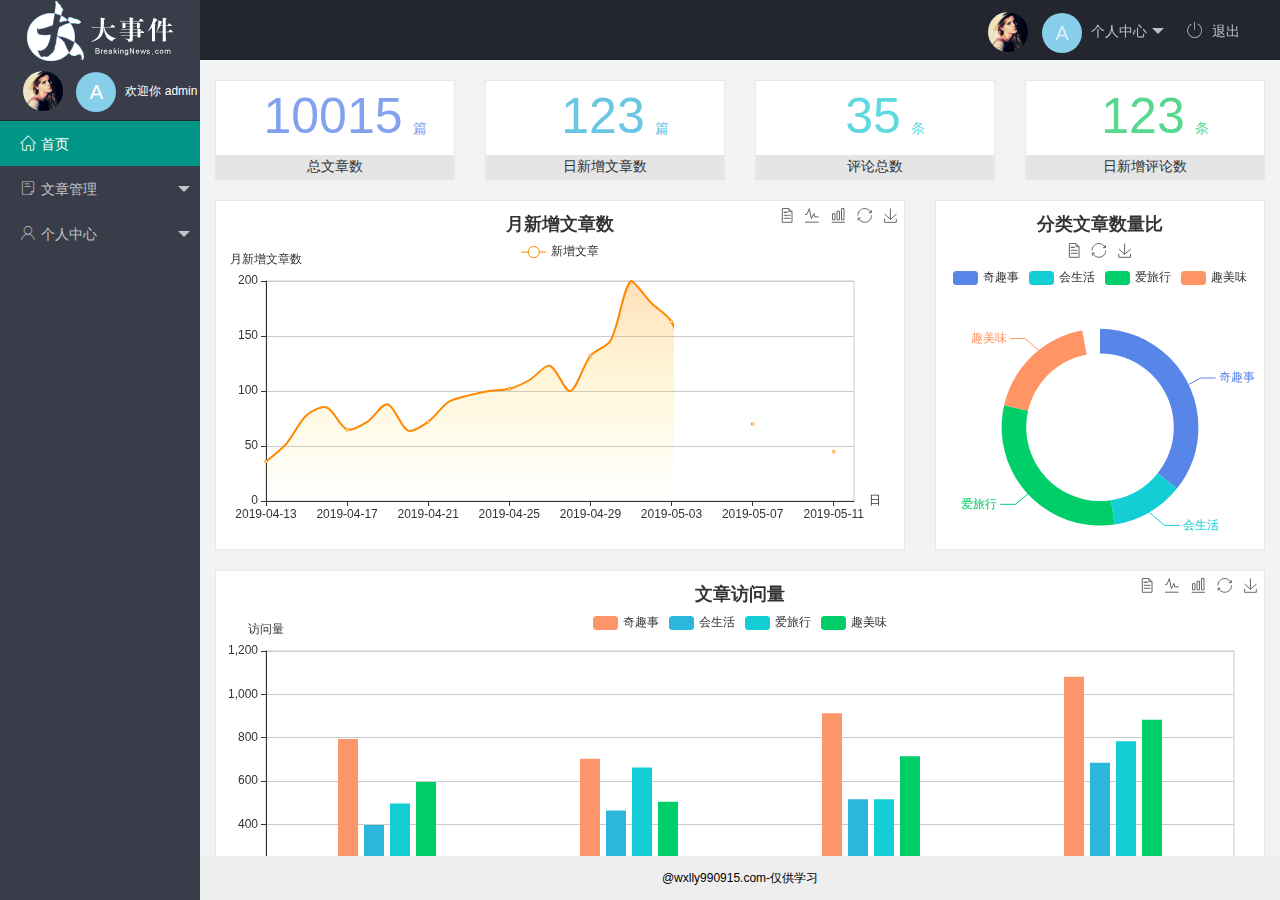
<file: index.html>
<!DOCTYPE html>
<html lang="en">

<head>
    <meta charset="UTF-8">
    <meta http-equiv="X-UA-Compatible" content="IE=edge">
    <meta name="viewport" content="width=device-width, initial-scale=1.0">
    <title>大事件后台管理</title>
    <link rel="stylesheet" href="/assets/lib/layui/css/layui.css">
    <link rel="stylesheet" href="/assets/fonts/iconfont.css">
    <link rel="stylesheet" href="/assets/css/index.css">
</head>

<body>
    <div class="layui-layout layui-layout-admin">
        <div class="layui-header">
            <div class="layui-logo layui-hide-xs layui-bg-black">
                <img src="/assets/images/logo.png" alt="">
            </div>
            <!-- 头部区域（可配合layui 已有的水平导航） -->

            <ul class="layui-nav layui-layout-right">
                <li class="layui-nav-item layui-hide layui-show-md-inline-block">
                    <a href="javascript:;" class="userinfo">
                        <img src="/assets/images/sample.jpg" class="layui-nav-img">
                        <span class="text-avatar">A</span> 个人中心
                    </a>
                    <dl class="layui-nav-child">
                        <dd><a href="/user/user_info.html" target="fm">基本资料</a></dd>
                        <dd><a href="/user/user_avatar.html" target="fm">更换头像</a></dd>
                        <dd><a href="/user/pwd.html" target="fm">重置密码</a></dd>
                    </dl>
                </li>
                <li class="layui-nav-item" lay-header-event="menuRight" lay-unselect>
                    <a href="javascript:;" id="btnLogout">
                        <span class="iconfont icon-tuichu"></span> 退出
                    </a>
                </li>
            </ul>
        </div>

        <div class="layui-side layui-bg-black">
            <div class="layui-side-scroll">
                <div class="userinfo">
                    <img src="/assets/images/sample.jpg" class="layui-nav-img">
                    <span class="text-avatar">A</span>
                    <span class="welcome">欢迎你 admin</span>
                </div>
                <!-- 左侧导航区域（可配合layui已有的垂直导航） -->
                <ul class="layui-nav layui-nav-tree" lay-shrink="all">
                    <li class="layui-nav-item layui-this"><a href="/home/dashboard.html" target="fm"><span class="iconfont icon-home"></span>首页</a></li>
                    <li class="layui-nav-item">
                        <a class="" href="javascript:;"><span class="iconfont icon-16"></span>文章管理</a>
                        <dl class="layui-nav-child">
                            <dd><a href="/article/art_cate.html" target="fm"><i class="layui-icon layui-icon-app"></i>文章类别</a></dd>
                            <dd><a href="/article/art_list.html" target="fm"><i class="layui-icon layui-icon-app"></i>文章列表</a></dd>
                            <dd><a href="/article/art_pub.html" target="fm"><i class="layui-icon layui-icon-app"></i>发表文章</a></dd>
                        </dl>
                    </li>
                    <li class="layui-nav-item">
                        <a href="javascript:;"><span class="iconfont icon-user"></span>个人中心</a>
                        <dl class="layui-nav-child">
                            <dd><a href="/user/user_info.html" target="fm"><i class="layui-icon layui-icon-app"></i>基本资料</a></dd>
                            <dd><a href="/user/user_avatar.html" target="fm"><i class="layui-icon layui-icon-app"></i>更换头像</a></dd>
                            <dd><a href="/user/pwd.html" target="fm"><i class="layui-icon layui-icon-app"></i>重置密码</a></dd>
                        </dl>
                    </li>
                </ul>
            </div>
        </div>

        <div class="layui-body">
            <!-- 内容主体区域 -->
            <iframe src="./home/dashboard.html" name="fm" frameborder="0"></iframe>
        </div>

        <div class="layui-footer">
            <!-- 底部固定区域 -->
            @wxlly990915.com-仅供学习
        </div>
    </div>
    <script src="/assets/lib/layui/layui.all.js"></script>
    <script src="/assets/lib/jquery.js"></script>
    <script src="/assets/js/baseAPI.js"></script>
    <script src="/assets/js/index.js"></script>
</body>

</html>
</file>
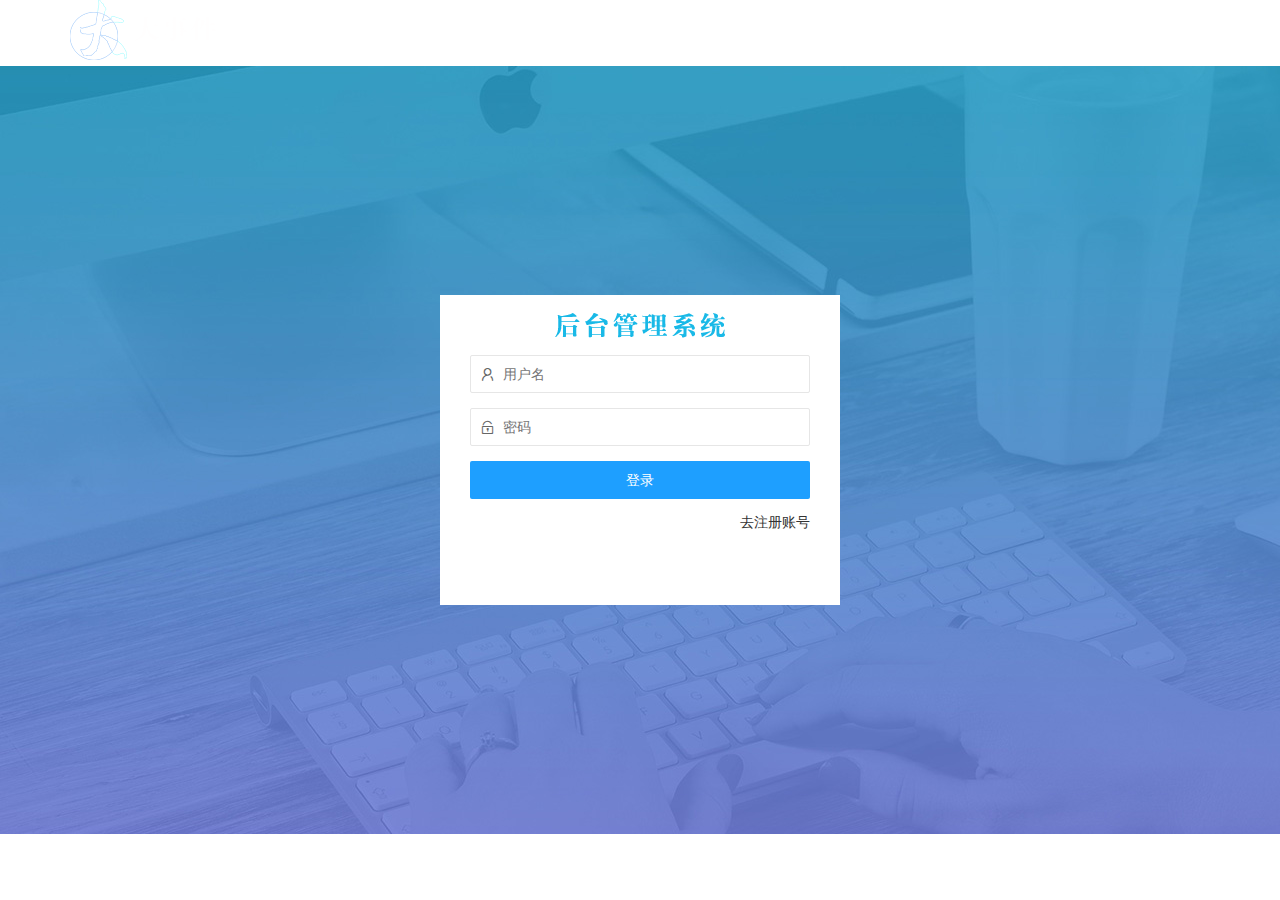
<file: login.html>
<!DOCTYPE html>
<html lang="en">

<head>
    <meta charset="UTF-8">
    <meta http-equiv="X-UA-Compatible" content="IE=edge">
    <meta name="viewport" content="width=device-width, initial-scale=1.0">
    <title>大事件-登录注册</title>
    <link rel="stylesheet" href="/assets/css/login.css">
    <link rel="stylesheet" href="/assets/lib/layui/css/layui.css">
</head>

<body>
    <!-- 头部logo区域 -->
    <div class="layui-main">
        <img src="/assets/images/logo.png" alt="">
    </div>
    <!-- 登录注册区域 -->
    <div class="loginAndRegBox">
        <div class="title-box"></div>
        <!-- 登录的div -->
        <div class="login-box">
            <form class="layui-form" action="" id="form_login">
                <div class="layui-form-item">
                    <i class="layui-icon layui-icon-username" style="font-size: 15px; color: #666;"></i>
                    <input type="text" name="username" required lay-verify="required" placeholder="用户名" autocomplete="off" class="layui-input">
                </div>
                <div class="layui-form-item">
                    <i class="layui-icon layui-icon-password" style="font-size: 15px; color: #666;"></i>
                    <input type="password" name="password" required lay-verify="required|pass" placeholder="密码" autocomplete="off" class="layui-input">
                </div>
                <div class="layui-form-item">
                    <button class="layui-btn layui-btn-fluid layui-btn-normal" lay-submit>登录</button>
                </div>
                <div class="layui-form-item links">
                    <a href="javascript:;" id="link_reg">去注册账号</a>
                </div>
            </form>

        </div>
        <!-- 注册的div -->
        <div class="reg-box">
            <form class="layui-form" action="" id="form_reg">
                <div class="layui-form-item">
                    <i class="layui-icon layui-icon-username" style="font-size: 15px; color: #666;"></i>
                    <input type="text" name="username" required lay-verify="required" placeholder="用户名" autocomplete="off" class="layui-input">
                </div>
                <div class="layui-form-item">
                    <i class="layui-icon layui-icon-password" style="font-size: 15px; color: #666;"></i>
                    <input type="password" name="password" required lay-verify="required|pass" placeholder="密码" autocomplete="off" class="layui-input">
                </div>
                <div class="layui-form-item">
                    <i class="layui-icon layui-icon-password" style="font-size: 15px; color: #666;"></i>
                    <input type="password" name="repassword" required lay-verify="required|pass|repass" placeholder="确认密码" autocomplete="off" class="layui-input">
                </div>
                <div class="layui-form-item">
                    <button class="layui-btn layui-btn-fluid layui-btn-normal" lay-submit>注册</button>
                </div>
                <div class="layui-form-item links">
                    <a href="javascript:;" id="link_login">去登录</a>
                </div>
            </form>

        </div>
    </div>
    <!-- 导入layui的js文件 -->
    <script src="/assets/lib/layui/layui.all.js"></script>
    <!-- 导入jQuery -->
    <script src="/assets/lib/jquery.js"></script>
    <!-- 导入baseAPI.js文件 -->
    <script src="/assets/js/baseAPI.js"></script>
    <!-- 导入自己js脚本 -->
    <script src="/assets/js/login.js"></script>

</body>

</html>
</file>
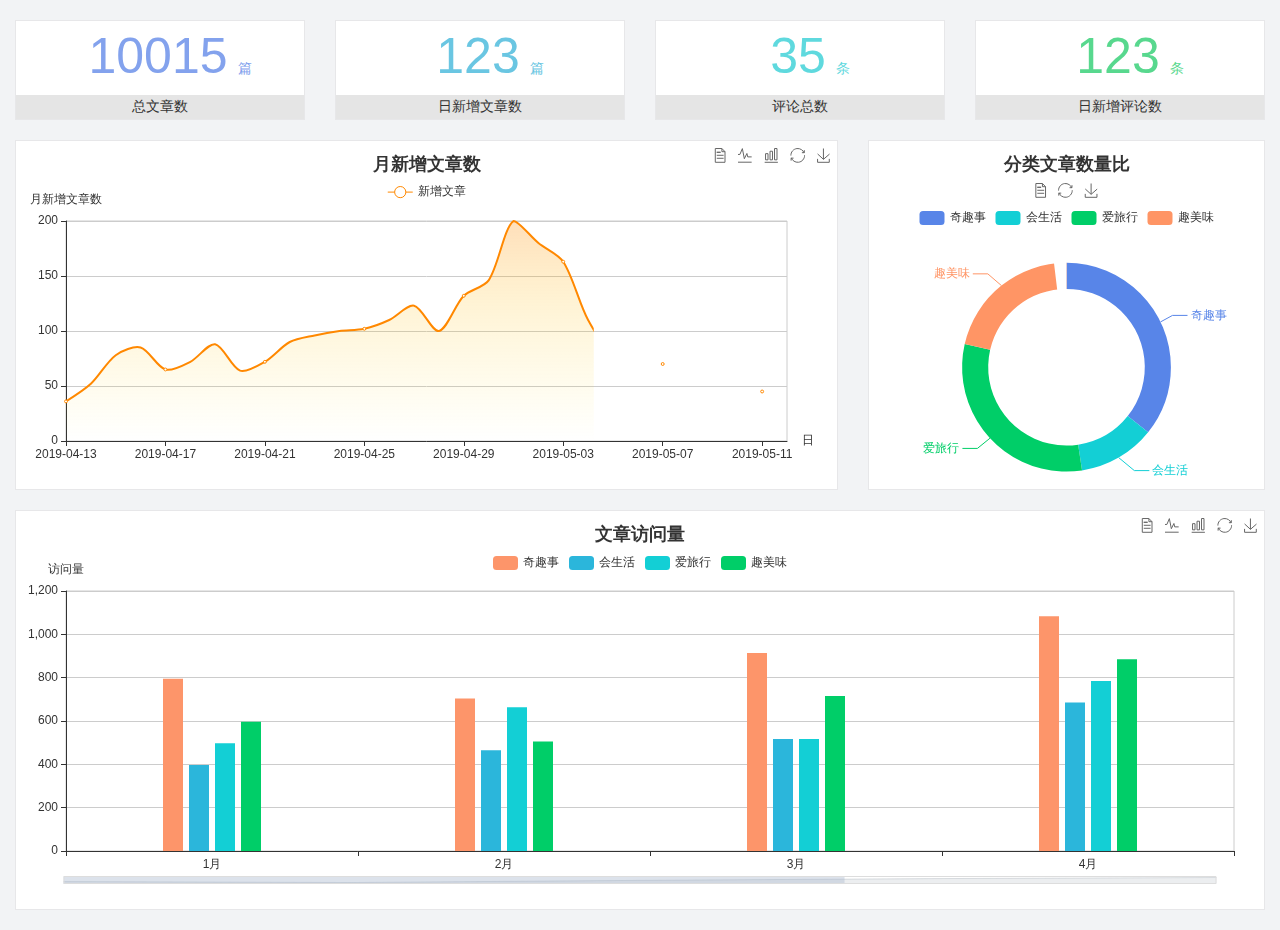
<file: home/dashboard.html>
<!DOCTYPE html>
<html lang="en">

<head>
  <meta charset="UTF-8">
  <meta name="viewport" content="width=device-width, initial-scale=1.0">
  <meta http-equiv="X-UA-Compatible" content="ie=edge">
  <title>图表统计</title>
  <link rel="stylesheet" href="../../assets/lib/bootstrap.css" />
  <link rel="stylesheet" href="../../assets/lib/main.css" />
  <script src="../../assets/lib/jquery.js"></script>
  <script type="text/javascript" src="../../assets/lib/echarts.min.js"></script>
</head>

<body>
  <div class="container-fluid">
    <div class="row spannel_list">
      <div class="col-sm-3 col-xs-6">
        <div class="spannel">
          <em>10015</em><span>篇</span>
          <b>总文章数</b>
        </div>
      </div>
      <div class="col-sm-3 col-xs-6">
        <div class="spannel scolor01">
          <em>123</em><span>篇</span>
          <b>日新增文章数</b>
        </div>
      </div>
      <div class="col-sm-3 col-xs-6">
        <div class="spannel scolor02">
          <em>35</em><span>条</span>
          <b>评论总数</b>
        </div>
      </div>
      <div class="col-sm-3 col-xs-6">
        <div class="spannel scolor03">
          <em>123</em><span>条</span>
          <b>日新增评论数</b>
        </div>
      </div>
    </div>
  </div>

  <div class="container-fluid">
    <div class="row curve-pie">
      <div class="col-lg-8 col-md-8">
        <div class="gragh_pannel" id="curve_show"></div>
      </div>
      <div class="col-lg-4 col-md-4">
        <div class="gragh_pannel" id="pie_show"></div>
      </div>
    </div>
  </div>

  <div class="container-fluid">
    <div class="column_pannel" id="column_show"></div>
  </div>

  <script>
    var oChart = echarts.init(document.getElementById('curve_show'));
    var aList_all = [
      { 'count': 36, 'date': '2019-04-13' },
      { 'count': 52, 'date': '2019-04-14' },
      { 'count': 78, 'date': '2019-04-15' },
      { 'count': 85, 'date': '2019-04-16' },
      { 'count': 65, 'date': '2019-04-17' },
      { 'count': 72, 'date': '2019-04-18' },
      { 'count': 88, 'date': '2019-04-19' },
      { 'count': 64, 'date': '2019-04-20' },
      { 'count': 72, 'date': '2019-04-21' },
      { 'count': 90, 'date': '2019-04-22' },
      { 'count': 96, 'date': '2019-04-23' },
      { 'count': 100, 'date': '2019-04-24' },
      { 'count': 102, 'date': '2019-04-25' },
      { 'count': 110, 'date': '2019-04-26' },
      { 'count': 123, 'date': '2019-04-27' },
      { 'count': 100, 'date': '2019-04-28' },
      { 'count': 132, 'date': '2019-04-29' },
      { 'count': 146, 'date': '2019-04-30' },
      { 'count': 200, 'date': '2019-05-01' },
      { 'count': 180, 'date': '2019-05-02' },
      { 'count': 163, 'date': '2019-05-03' },
      { 'count': 110, 'date': '2019-05-04' },
      { 'count': 80, 'date': '2019-05-05' },
      { 'count': 82, 'date': '2019-05-06' },
      { 'count': 70, 'date': '2019-05-07' },
      { 'count': 65, 'date': '2019-05-08' },
      { 'count': 54, 'date': '2019-05-09' },
      { 'count': 40, 'date': '2019-05-10' },
      { 'count': 45, 'date': '2019-05-11' },
      { 'count': 38, 'date': '2019-05-12' },
    ];

    let aCount = [];
    let aDate = [];

    for (var i = 0; i < aList_all.length; i++) {
      aCount.push(aList_all[i].count);
      aDate.push(aList_all[i].date);
    }

    var chartopt = {
      title: {
        text: '月新增文章数',
        left: 'center',
        top: '10'
      },
      tooltip: {
        trigger: 'axis'
      },
      legend: {
        data: ['新增文章'],
        top: '40'
      },
      toolbox: {
        show: true,
        feature: {
          mark: { show: true },
          dataView: { show: true, readOnly: false },
          magicType: { show: true, type: ['line', 'bar'] },
          restore: { show: true },
          saveAsImage: { show: true }
        }
      },
      calculable: true,
      xAxis: [
        {
          name: '日',
          type: 'category',
          boundaryGap: false,
          data: aDate
        }
      ],
      yAxis: [
        {
          name: '月新增文章数',
          type: 'value'
        }
      ],
      series: [
        {
          name: '新增文章',
          type: 'line',
          smooth: true,
          itemStyle: { normal: { areaStyle: { type: 'default' }, color: '#f80' }, lineStyle: { color: '#f80' } },
          data: aCount
        }],
      areaStyle: {
        normal: {
          color: new echarts.graphic.LinearGradient(0, 0, 0, 1, [{
            offset: 0,
            color: 'rgba(255,136,0,0.39)'
          }, {
            offset: .34,
            color: 'rgba(255,180,0,0.25)'
          }, {
            offset: 1,
            color: 'rgba(255,222,0,0.00)'
          }])

        }
      },
      grid: {
        show: true,
        x: 50,
        x2: 50,
        y: 80,
        height: 220
      }
    };

    oChart.setOption(chartopt);


    var oPie = echarts.init(document.getElementById('pie_show'));
    var oPieopt =
    {
      title: {
        top: 10,
        text: '分类文章数量比',
        x: 'center'
      },
      tooltip: {
        trigger: 'item',
        formatter: "{a} <br/>{b} : {c} ({d}%)"
      },
      color: ['#5885e8', '#13cfd5', '#00ce68', '#ff9565'],
      legend: {
        x: 'center',
        top: 65,
        data: ['奇趣事', '会生活', '爱旅行', '趣美味']
      },
      toolbox: {
        show: true,
        x: 'center',
        top: 35,
        feature: {
          mark: { show: true },
          dataView: { show: true, readOnly: false },
          magicType: {
            show: true,
            type: ['pie', 'funnel'],
            option: {
              funnel: {
                x: '25%',
                width: '50%',
                funnelAlign: 'left',
                max: 1548
              }
            }
          },
          restore: { show: true },
          saveAsImage: { show: true }
        }
      },
      calculable: true,
      series: [
        {
          name: '访问来源',
          type: 'pie',
          radius: ['45%', '60%'],
          center: ['50%', '65%'],
          data: [
            { value: 300, name: '奇趣事' },
            { value: 100, name: '会生活' },
            { value: 260, name: '爱旅行' },
            { value: 180, name: '趣美味' }
          ]
        }
      ]
    };
    oPie.setOption(oPieopt);



    var oColumn = this.echarts.init(document.getElementById('column_show'));
    var oColumnopt =
    {
      title: {
        text: '文章访问量',
        left: 'center',
        top: '10'
      },
      tooltip: {
        trigger: 'axis'
      },
      legend: {
        data: ['奇趣事', '会生活', '爱旅行', '趣美味'],
        top: '40'
      },
      toolbox: {
        show: true,
        feature: {
          mark: { show: true },
          dataView: { show: true, readOnly: false },
          magicType: { show: true, type: ['line', 'bar'] },
          restore: { show: true },
          saveAsImage: { show: true }
        }
      },
      calculable: true,
      xAxis: [
        {
          type: 'category',
          data: ['1月', '2月', '3月', '4月', '5月']
        }
      ],
      yAxis: [
        {
          name: '访问量',
          type: 'value'
        }
      ],
      series: [
        {
          name: '奇趣事',
          type: 'bar',
          barWidth: 20,
          itemStyle: {
            normal: { areaStyle: { type: 'default' }, color: '#fd956a' }
          },
          data: [800, 708, 920, 1090, 1200]
        },
        {
          name: '会生活',
          type: 'bar',
          barWidth: 20,
          itemStyle: {
            normal: { areaStyle: { type: 'default' }, color: '#2bb6db' }
          },
          data: [400, 468, 520, 690, 800]
        },
        {
          name: '爱旅行',
          type: 'bar',
          barWidth: 20,
          itemStyle: {
            normal: { areaStyle: { type: 'default' }, color: '#13cfd5' }
          },
          data: [500, 668, 520, 790, 900]
        },
        {
          name: '趣美味',
          type: 'bar',
          barWidth: 20,
          itemStyle: {
            normal: { areaStyle: { type: 'default' }, color: '#00ce68' }
          },
          data: [600, 508, 720, 890, 1000]
        }
      ],
      grid: {
        show: true,
        x: 50,
        x2: 30,
        y: 80,
        height: 260
      },
      dataZoom: [//给x轴设置滚动条
        {
          start: 0,//默认为0
          end: 100 - 1000 / 31,//默认为100
          type: 'slider',
          show: true,
          xAxisIndex: [0],
          handleSize: 0,//滑动条的 左右2个滑动条的大小
          height: 8,//组件高度
          left: 45, //左边的距离
          right: 50,//右边的距离
          bottom: 26,//右边的距离
          handleColor: '#ddd',//h滑动图标的颜色
          handleStyle: {
            borderColor: "#cacaca",
            borderWidth: "1",
            shadowBlur: 2,
            background: "#ddd",
            shadowColor: "#ddd",
          }
        }]
    };
    oColumn.setOption(oColumnopt);
  </script>
</body>

</html>
</file>
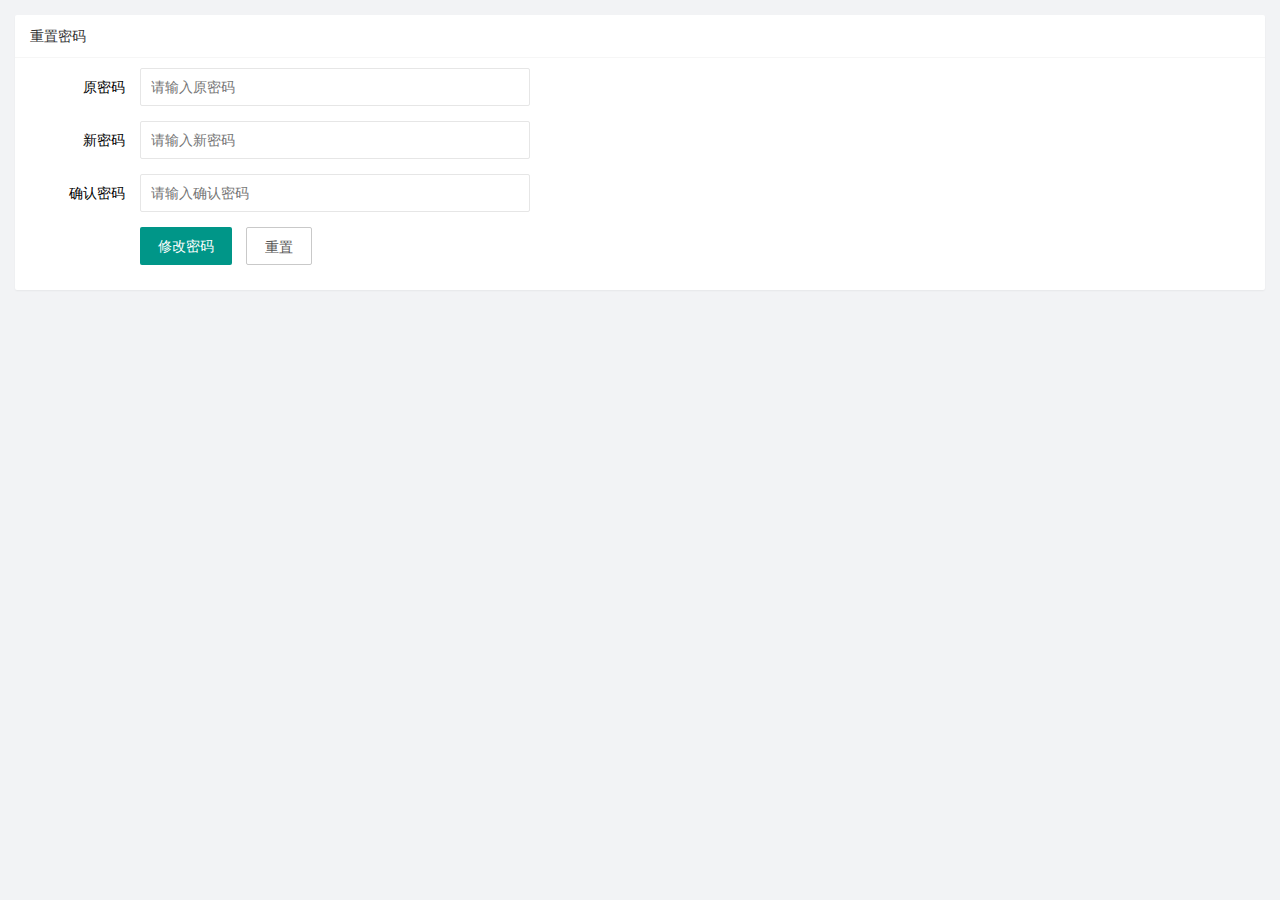
<file: user/pwd.html>
<!DOCTYPE html>
<html lang="en">

<head>
    <meta charset="UTF-8">
    <meta http-equiv="X-UA-Compatible" content="IE=edge">
    <meta name="viewport" content="width=device-width, initial-scale=1.0">
    <title>Document</title>
    <link rel="stylesheet" href="/assets/lib/layui/css/layui.css">
    <link rel="stylesheet" href="/assets/css/user/pwd.css">
</head>

<body>
    <div class="layui-card">
        <div class="layui-card-header">重置密码</div>
        <div class="layui-card-body">
            <form class="layui-form" action="">
                <div class="layui-form-item">
                    <label class="layui-form-label">原密码</label>
                    <div class="layui-input-block">
                        <input type="password" name="oldPwd" required lay-verify="required|pwd" placeholder="请输入原密码" autocomplete="off" class="layui-input">
                    </div>
                </div>
                <div class="layui-form-item">
                    <label class="layui-form-label">新密码</label>
                    <div class="layui-input-block">
                        <input type="password" name="newPwd" required lay-verify="required|pwd|samePwd" placeholder="请输入新密码" autocomplete="off" class="layui-input">
                    </div>
                </div>
                <div class="layui-form-item">
                    <label class="layui-form-label">确认密码</label>
                    <div class="layui-input-block">
                        <input type="password" name="rePwd" required lay-verify="required|pwd|rePwd" placeholder="请输入确认密码" autocomplete="off" class="layui-input">
                    </div>
                </div>
                <div class="layui-form-item">
                    <div class="layui-input-block">
                        <button class="layui-btn" lay-submit lay-filter="formDemo">修改密码</button>
                        <button type="reset" class="layui-btn layui-btn-primary">重置</button>
                    </div>
                </div>
            </form>
        </div>
    </div>
    <!-- 导入 layui 的 js -->
    <script src="..//assets/lib/layui/layui.all.js"></script>
    <!-- 导入 jquery -->
    <script src="../assets/lib/jquery.js"></script>
    <!-- 导入 baseAPI -->
    <script src="../assets/js/baseAPI.js"></script>
    <!-- 导入自己的 js -->
    <script src="../assets/js/user/pwd.js"></script>
</body>

</html>
</file>
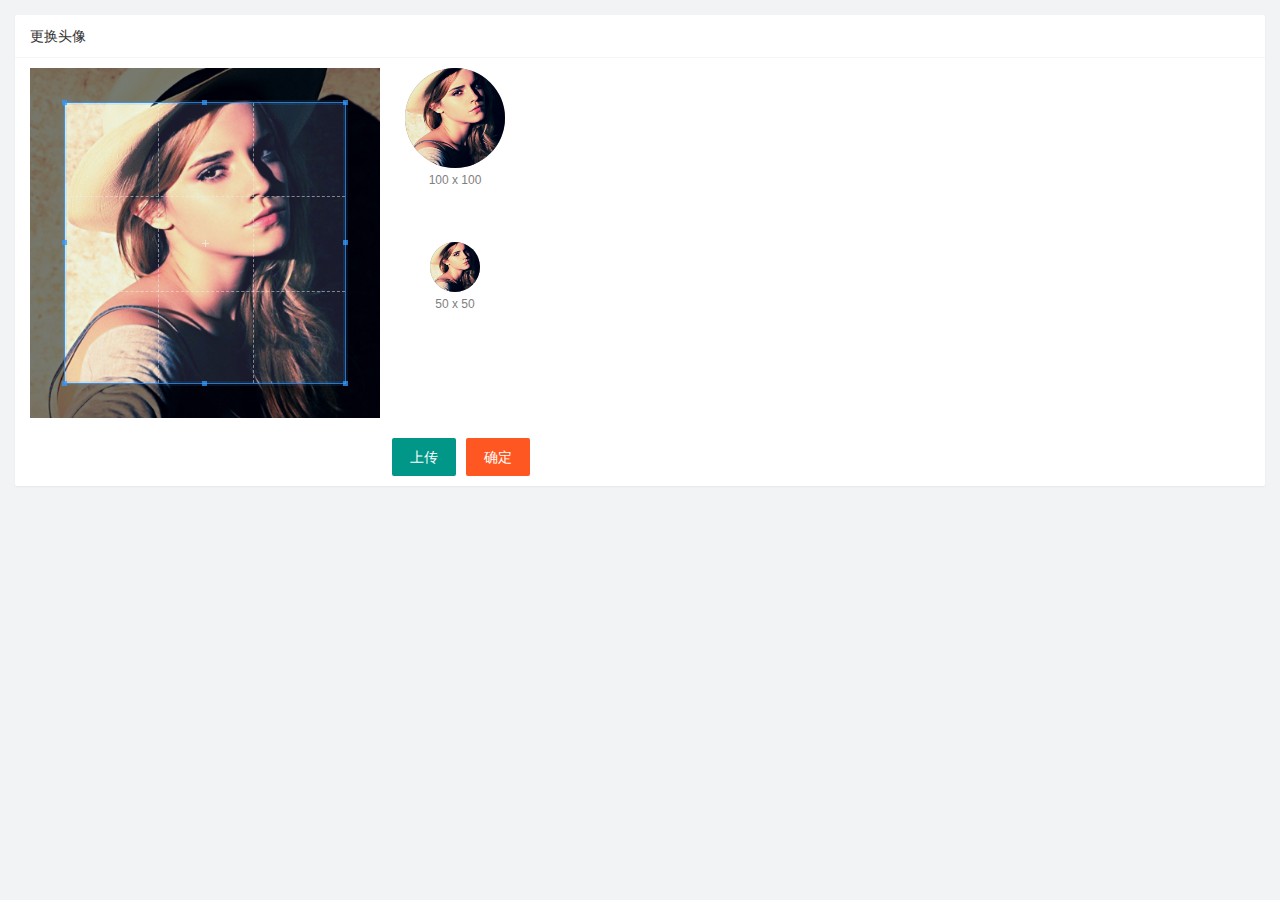
<file: user/user_avatar.html>
<!DOCTYPE html>
<html lang="en">

<head>
    <meta charset="UTF-8">
    <meta http-equiv="X-UA-Compatible" content="IE=edge">
    <meta name="viewport" content="width=device-width, initial-scale=1.0">
    <title>Document</title>
    <link rel="stylesheet" href="/assets/lib/layui/css/layui.css">
    <link rel="stylesheet" href="/assets/lib/cropper/cropper.css" />
    <link rel="stylesheet" href="/assets/css/user/user_avatar.css">
</head>

<body>
    <!-- 卡片区域 -->
    <div class="layui-card">
        <div class="layui-card-header">更换头像</div>
        <div class="layui-card-body">
            <!-- 第一行的图片裁剪和预览区域 -->
            <div class="row1">
                <!-- 图片裁剪区域 -->
                <div class="cropper-box">
                    <!-- 这个 img 标签很重要，将来会把它初始化为裁剪区域 -->
                    <img id="image" src="/assets/images/sample.jpg" />
                </div>
                <!-- 图片的预览区域 -->
                <div class="preview-box">
                    <div>
                        <!-- 宽高为 100px 的预览区域 -->
                        <div class="img-preview w100"></div>
                        <p class="size">100 x 100</p>
                    </div>
                    <div>
                        <!-- 宽高为 50px 的预览区域 -->
                        <div class="img-preview w50"></div>
                        <p class="size">50 x 50</p>
                    </div>
                </div>
            </div>

            <!-- 第二行的按钮区域 -->
            <div class="row2">
                <!-- 通过accept可以指定用户指定文件类型 -->
                <input type="file" id="file" accept="image/png,image/jpeg" />
                <button type="button" class="layui-btn" id="btnChooseImage">上传</button>
                <button type="button" class="layui-btn layui-btn-danger" id="btnUpload">确定</button>
            </div>
        </div>
    </div>
    <script src="/assets/lib/layui/layui.all.js"></script>
    <script src="/assets/lib/jquery.js"></script>
    <script src="/assets/lib/cropper/Cropper.js"></script>
    <script src="/assets/lib/cropper/jquery-cropper.js"></script>
    <script src="/assets/js/baseAPI.js"></script>
    <script src="/assets/js/user/user_avatar.js"></script>
</body>

</html>
</file>
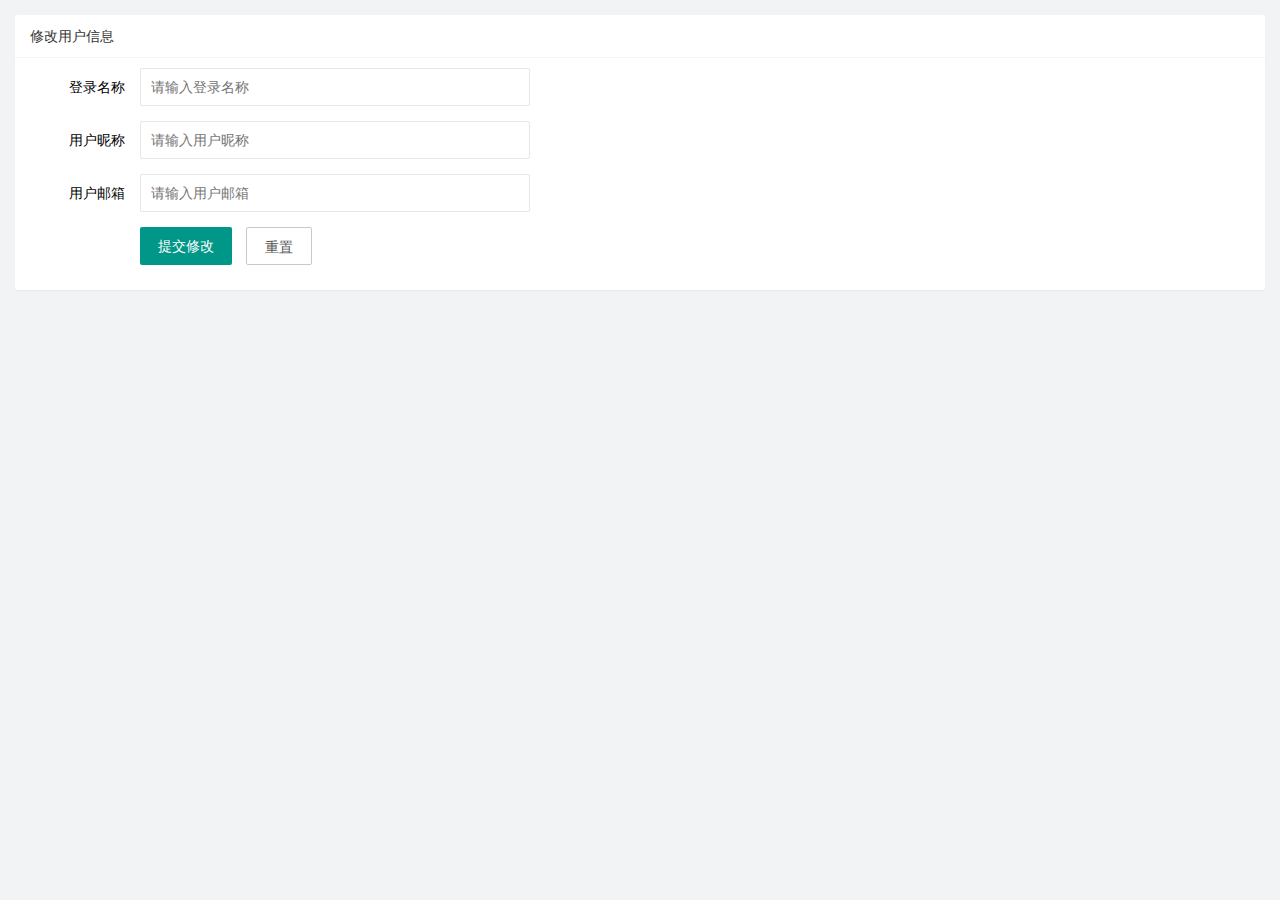
<file: user/user_info.html>
<!DOCTYPE html>
<html lang="en">

<head>
    <meta charset="UTF-8" />
    <meta name="viewport" content="width=device-width, initial-scale=1.0" />
    <title>Document</title>
    <!-- 导入 layui 的样式 -->
    <link rel="stylesheet" href="/assets/lib/layui/css/layui.css" />
    <!-- 导入自己的样式 -->
    <link rel="stylesheet" href="/assets/css/user/user_info.css" />
</head>

<body>
    <!-- 卡片区域 -->
    <div class="layui-card">
        <div class="layui-card-header">修改用户信息</div>
        <div class="layui-card-body">
            <!-- form 表单区域 -->
            <form class="layui-form" lay-filter="formUserInfo">
                <!-- 这是隐藏域 -->
                <input type="hidden" name="id" value="" />
                <div class="layui-form-item">
                    <label class="layui-form-label">登录名称</label>
                    <div class="layui-input-block">
                        <input type="text" name="username" required lay-verify="required" placeholder="请输入登录名称" autocomplete="off" class="layui-input" readonly />
                    </div>
                </div>
                <div class="layui-form-item">
                    <label class="layui-form-label">用户昵称</label>
                    <div class="layui-input-block">
                        <input type="text" name="nickname" required lay-verify="required|nickname" placeholder="请输入用户昵称" autocomplete="off" class="layui-input" />
                    </div>
                </div>
                <div class="layui-form-item">
                    <label class="layui-form-label">用户邮箱</label>
                    <div class="layui-input-block">
                        <input type="text" name="email" required lay-verify="required|email" placeholder="请输入用户邮箱" autocomplete="off" class="layui-input" />
                    </div>
                </div>
                <div class="layui-form-item">
                    <div class="layui-input-block">
                        <button class="layui-btn" lay-submit lay-filter="formDemo">提交修改</button>
                        <button type="reset" class="layui-btn layui-btn-primary" id="btnReset">重置</button>
                    </div>
                </div>
            </form>
        </div>
    </div>

    <!-- 导入 layui 的 js -->
    <script src="..//assets/lib/layui/layui.all.js"></script>
    <!-- 导入 jquery -->
    <script src="../assets/lib/jquery.js"></script>
    <!-- 导入 baseAPI -->
    <script src="../assets/js/baseAPI.js"></script>
    <!-- 导入自己的 js -->
    <script src="../assets/js/user/user_info.js"></script>
</body>

</html>
</file>
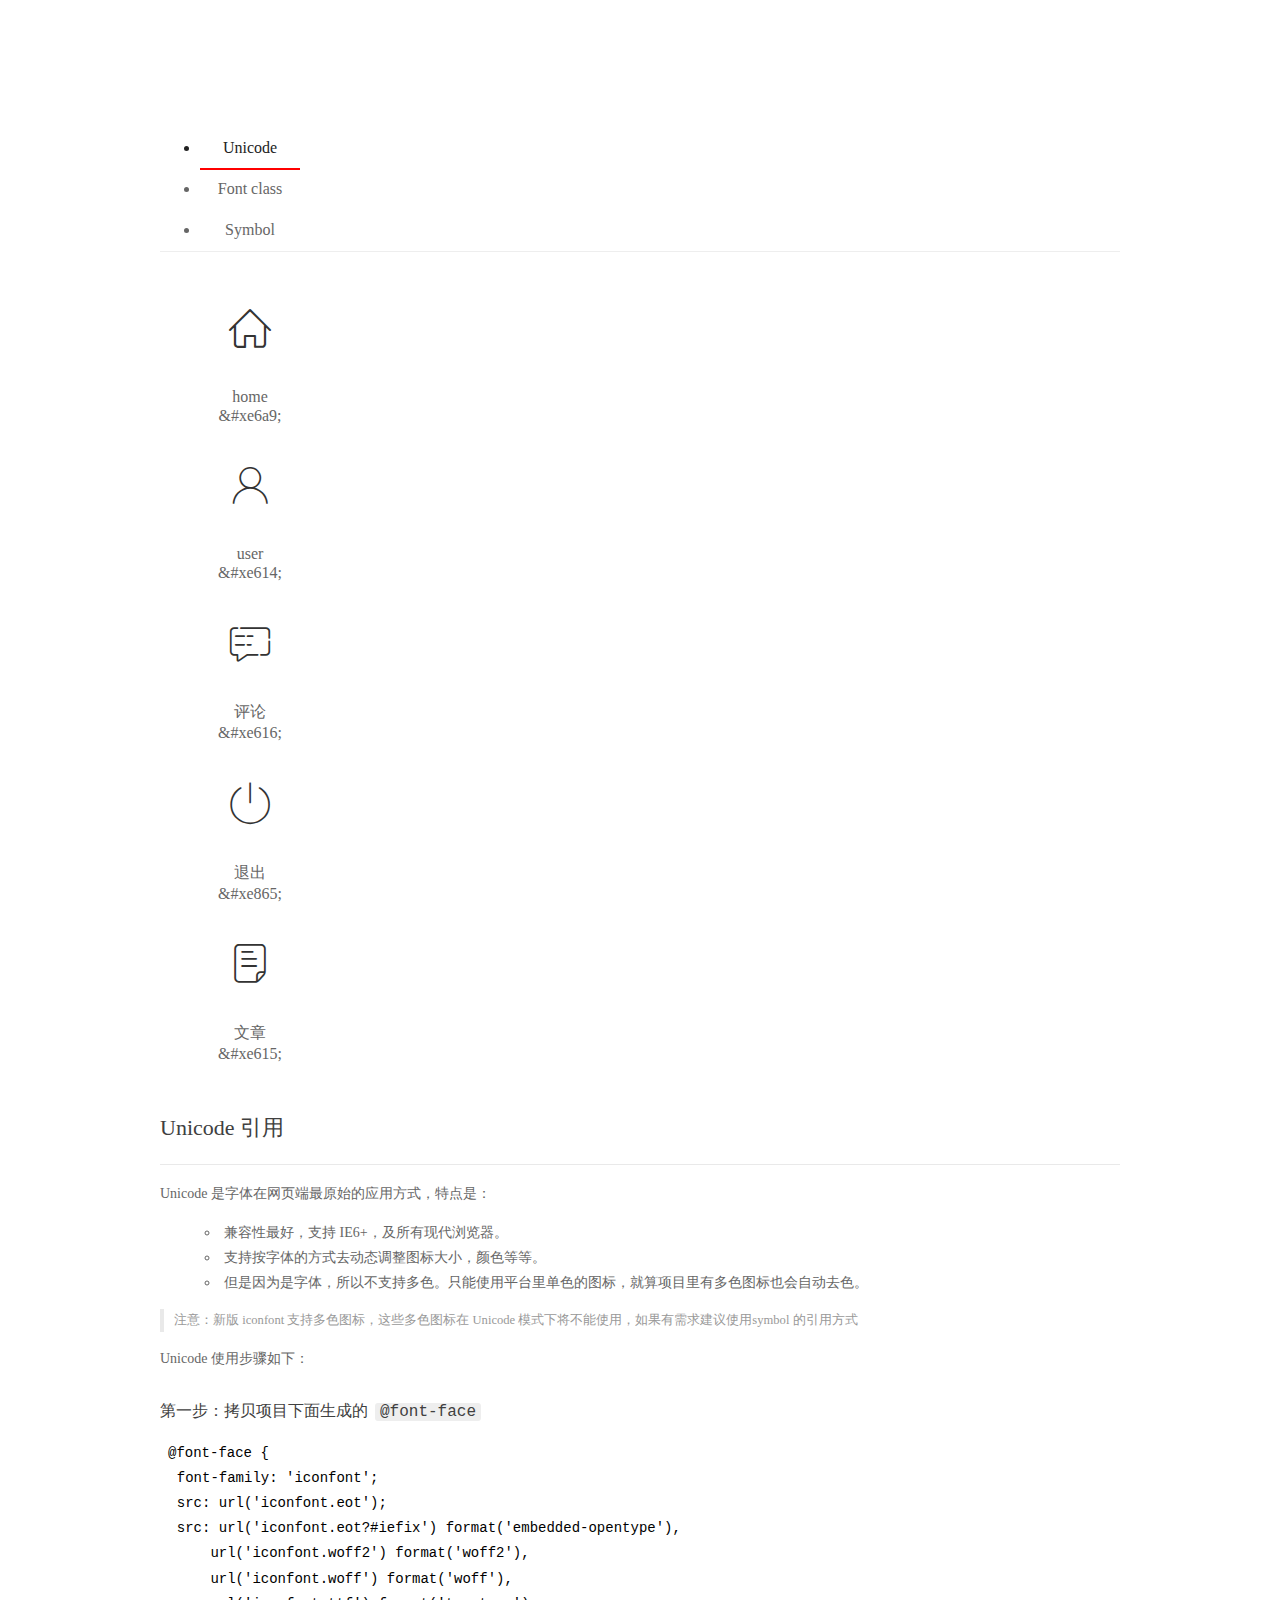
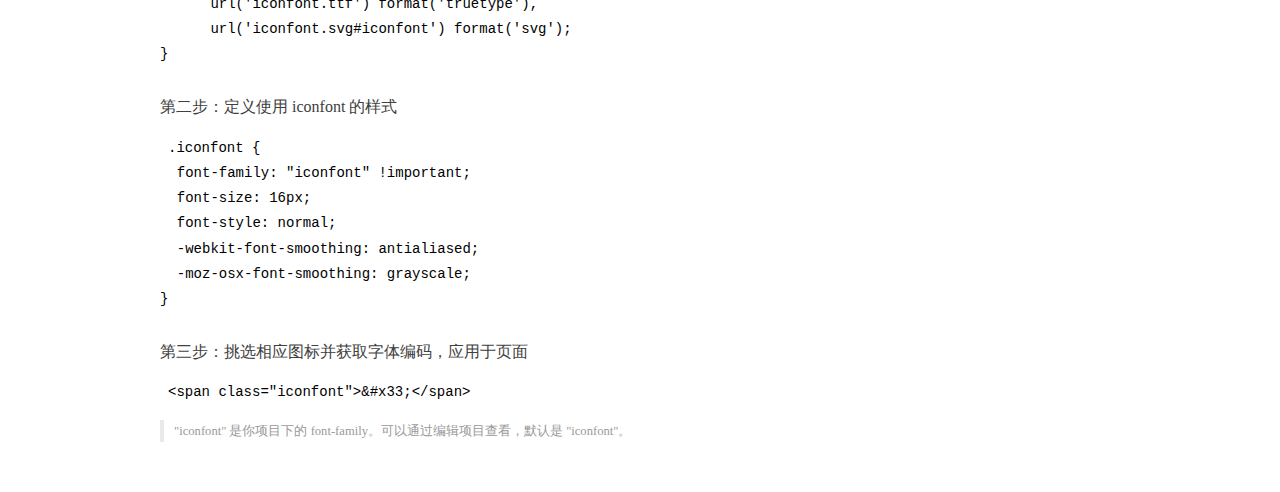
<file: assets/fonts/demo_index.html>
<!DOCTYPE html>
<html>
<head>
  <meta charset="utf-8"/>
  <title>IconFont Demo</title>
  <link rel="shortcut icon" href="https://gtms04.alicdn.com/tps/i4/TB1_oz6GVXXXXaFXpXXJDFnIXXX-64-64.ico" type="image/x-icon"/>
  <link rel="stylesheet" href="https://g.alicdn.com/thx/cube/1.3.2/cube.min.css">
  <link rel="stylesheet" href="demo.css">
  <link rel="stylesheet" href="iconfont.css">
  <script src="iconfont.js"></script>
  <!-- jQuery -->
  <script src="https://a1.alicdn.com/oss/uploads/2018/12/26/7bfddb60-08e8-11e9-9b04-53e73bb6408b.js"></script>
  <!-- 代码高亮 -->
  <script src="https://a1.alicdn.com/oss/uploads/2018/12/26/a3f714d0-08e6-11e9-8a15-ebf944d7534c.js"></script>
</head>
<body>
  <div class="main">
    <h1 class="logo"><a href="https://www.iconfont.cn/" title="iconfont 首页" target="_blank">&#xe86b;</a></h1>
    <div class="nav-tabs">
      <ul id="tabs" class="dib-box">
        <li class="dib active"><span>Unicode</span></li>
        <li class="dib"><span>Font class</span></li>
        <li class="dib"><span>Symbol</span></li>
      </ul>
      
    </div>
    <div class="tab-container">
      <div class="content unicode" style="display: block;">
          <ul class="icon_lists dib-box">
          
            <li class="dib">
              <span class="icon iconfont">&#xe6a9;</span>
                <div class="name">home</div>
                <div class="code-name">&amp;#xe6a9;</div>
              </li>
          
            <li class="dib">
              <span class="icon iconfont">&#xe614;</span>
                <div class="name">user</div>
                <div class="code-name">&amp;#xe614;</div>
              </li>
          
            <li class="dib">
              <span class="icon iconfont">&#xe616;</span>
                <div class="name">评论</div>
                <div class="code-name">&amp;#xe616;</div>
              </li>
          
            <li class="dib">
              <span class="icon iconfont">&#xe865;</span>
                <div class="name">退出</div>
                <div class="code-name">&amp;#xe865;</div>
              </li>
          
            <li class="dib">
              <span class="icon iconfont">&#xe615;</span>
                <div class="name">文章</div>
                <div class="code-name">&amp;#xe615;</div>
              </li>
          
          </ul>
          <div class="article markdown">
          <h2 id="unicode-">Unicode 引用</h2>
          <hr>

          <p>Unicode 是字体在网页端最原始的应用方式，特点是：</p>
          <ul>
            <li>兼容性最好，支持 IE6+，及所有现代浏览器。</li>
            <li>支持按字体的方式去动态调整图标大小，颜色等等。</li>
            <li>但是因为是字体，所以不支持多色。只能使用平台里单色的图标，就算项目里有多色图标也会自动去色。</li>
          </ul>
          <blockquote>
            <p>注意：新版 iconfont 支持多色图标，这些多色图标在 Unicode 模式下将不能使用，如果有需求建议使用symbol 的引用方式</p>
          </blockquote>
          <p>Unicode 使用步骤如下：</p>
          <h3 id="-font-face">第一步：拷贝项目下面生成的 <code>@font-face</code></h3>
<pre><code class="language-css"
>@font-face {
  font-family: 'iconfont';
  src: url('iconfont.eot');
  src: url('iconfont.eot?#iefix') format('embedded-opentype'),
      url('iconfont.woff2') format('woff2'),
      url('iconfont.woff') format('woff'),
      url('iconfont.ttf') format('truetype'),
      url('iconfont.svg#iconfont') format('svg');
}
</code></pre>
          <h3 id="-iconfont-">第二步：定义使用 iconfont 的样式</h3>
<pre><code class="language-css"
>.iconfont {
  font-family: "iconfont" !important;
  font-size: 16px;
  font-style: normal;
  -webkit-font-smoothing: antialiased;
  -moz-osx-font-smoothing: grayscale;
}
</code></pre>
          <h3 id="-">第三步：挑选相应图标并获取字体编码，应用于页面</h3>
<pre>
<code class="language-html"
>&lt;span class="iconfont"&gt;&amp;#x33;&lt;/span&gt;
</code></pre>
          <blockquote>
            <p>"iconfont" 是你项目下的 font-family。可以通过编辑项目查看，默认是 "iconfont"。</p>
          </blockquote>
          </div>
      </div>
      <div class="content font-class">
        <ul class="icon_lists dib-box">
          
          <li class="dib">
            <span class="icon iconfont icon-home"></span>
            <div class="name">
              home
            </div>
            <div class="code-name">.icon-home
            </div>
          </li>
          
          <li class="dib">
            <span class="icon iconfont icon-user"></span>
            <div class="name">
              user
            </div>
            <div class="code-name">.icon-user
            </div>
          </li>
          
          <li class="dib">
            <span class="icon iconfont icon-pinglun"></span>
            <div class="name">
              评论
            </div>
            <div class="code-name">.icon-pinglun
            </div>
          </li>
          
          <li class="dib">
            <span class="icon iconfont icon-tuichu"></span>
            <div class="name">
              退出
            </div>
            <div class="code-name">.icon-tuichu
            </div>
          </li>
          
          <li class="dib">
            <span class="icon iconfont icon-16"></span>
            <div class="name">
              文章
            </div>
            <div class="code-name">.icon-16
            </div>
          </li>
          
        </ul>
        <div class="article markdown">
        <h2 id="font-class-">font-class 引用</h2>
        <hr>

        <p>font-class 是 Unicode 使用方式的一种变种，主要是解决 Unicode 书写不直观，语意不明确的问题。</p>
        <p>与 Unicode 使用方式相比，具有如下特点：</p>
        <ul>
          <li>兼容性良好，支持 IE8+，及所有现代浏览器。</li>
          <li>相比于 Unicode 语意明确，书写更直观。可以很容易分辨这个 icon 是什么。</li>
          <li>因为使用 class 来定义图标，所以当要替换图标时，只需要修改 class 里面的 Unicode 引用。</li>
          <li>不过因为本质上还是使用的字体，所以多色图标还是不支持的。</li>
        </ul>
        <p>使用步骤如下：</p>
        <h3 id="-fontclass-">第一步：引入项目下面生成的 fontclass 代码：</h3>
<pre><code class="language-html">&lt;link rel="stylesheet" href="./iconfont.css"&gt;
</code></pre>
        <h3 id="-">第二步：挑选相应图标并获取类名，应用于页面：</h3>
<pre><code class="language-html">&lt;span class="iconfont icon-xxx"&gt;&lt;/span&gt;
</code></pre>
        <blockquote>
          <p>"
            iconfont" 是你项目下的 font-family。可以通过编辑项目查看，默认是 "iconfont"。</p>
        </blockquote>
      </div>
      </div>
      <div class="content symbol">
          <ul class="icon_lists dib-box">
          
            <li class="dib">
                <svg class="icon svg-icon" aria-hidden="true">
                  <use xlink:href="#icon-home"></use>
                </svg>
                <div class="name">home</div>
                <div class="code-name">#icon-home</div>
            </li>
          
            <li class="dib">
                <svg class="icon svg-icon" aria-hidden="true">
                  <use xlink:href="#icon-user"></use>
                </svg>
                <div class="name">user</div>
                <div class="code-name">#icon-user</div>
            </li>
          
            <li class="dib">
                <svg class="icon svg-icon" aria-hidden="true">
                  <use xlink:href="#icon-pinglun"></use>
                </svg>
                <div class="name">评论</div>
                <div class="code-name">#icon-pinglun</div>
            </li>
          
            <li class="dib">
                <svg class="icon svg-icon" aria-hidden="true">
                  <use xlink:href="#icon-tuichu"></use>
                </svg>
                <div class="name">退出</div>
                <div class="code-name">#icon-tuichu</div>
            </li>
          
            <li class="dib">
                <svg class="icon svg-icon" aria-hidden="true">
                  <use xlink:href="#icon-16"></use>
                </svg>
                <div class="name">文章</div>
                <div class="code-name">#icon-16</div>
            </li>
          
          </ul>
          <div class="article markdown">
          <h2 id="symbol-">Symbol 引用</h2>
          <hr>

          <p>这是一种全新的使用方式，应该说这才是未来的主流，也是平台目前推荐的用法。相关介绍可以参考这篇<a href="">文章</a>
            这种用法其实是做了一个 SVG 的集合，与另外两种相比具有如下特点：</p>
          <ul>
            <li>支持多色图标了，不再受单色限制。</li>
            <li>通过一些技巧，支持像字体那样，通过 <code>font-size</code>, <code>color</code> 来调整样式。</li>
            <li>兼容性较差，支持 IE9+，及现代浏览器。</li>
            <li>浏览器渲染 SVG 的性能一般，还不如 png。</li>
          </ul>
          <p>使用步骤如下：</p>
          <h3 id="-symbol-">第一步：引入项目下面生成的 symbol 代码：</h3>
<pre><code class="language-html">&lt;script src="./iconfont.js"&gt;&lt;/script&gt;
</code></pre>
          <h3 id="-css-">第二步：加入通用 CSS 代码（引入一次就行）：</h3>
<pre><code class="language-html">&lt;style&gt;
.icon {
  width: 1em;
  height: 1em;
  vertical-align: -0.15em;
  fill: currentColor;
  overflow: hidden;
}
&lt;/style&gt;
</code></pre>
          <h3 id="-">第三步：挑选相应图标并获取类名，应用于页面：</h3>
<pre><code class="language-html">&lt;svg class="icon" aria-hidden="true"&gt;
  &lt;use xlink:href="#icon-xxx"&gt;&lt;/use&gt;
&lt;/svg&gt;
</code></pre>
          </div>
      </div>

    </div>
  </div>
  <script>
  $(document).ready(function () {
      $('.tab-container .content:first').show()

      $('#tabs li').click(function (e) {
        var tabContent = $('.tab-container .content')
        var index = $(this).index()

        if ($(this).hasClass('active')) {
          return
        } else {
          $('#tabs li').removeClass('active')
          $(this).addClass('active')

          tabContent.hide().eq(index).fadeIn()
        }
      })
    })
  </script>
</body>
</html>
</file>
<file: assets/lib/layui/css/layui.css>
/** layui-v2.5.5 MIT License By https://www.layui.com */
 .layui-inline,img{display:inline-block;vertical-align:middle}h1,h2,h3,h4,h5,h6{font-weight:400}.layui-edge,.layui-header,.layui-inline,.layui-main{position:relative}.layui-body,.layui-edge,.layui-elip{overflow:hidden}.layui-btn,.layui-edge,.layui-inline,img{vertical-align:middle}.layui-btn,.layui-disabled,.layui-icon,.layui-unselect{-moz-user-select:none;-webkit-user-select:none;-ms-user-select:none}.layui-elip,.layui-form-checkbox span,.layui-form-pane .layui-form-label{text-overflow:ellipsis;white-space:nowrap}.layui-breadcrumb,.layui-tree-btnGroup{visibility:hidden}blockquote,body,button,dd,div,dl,dt,form,h1,h2,h3,h4,h5,h6,input,li,ol,p,pre,td,textarea,th,ul{margin:0;padding:0;-webkit-tap-highlight-color:rgba(0,0,0,0)}a:active,a:hover{outline:0}img{border:none}li{list-style:none}table{border-collapse:collapse;border-spacing:0}h4,h5,h6{font-size:100%}button,input,optgroup,option,select,textarea{font-family:inherit;font-size:inherit;font-style:inherit;font-weight:inherit;outline:0}pre{white-space:pre-wrap;white-space:-moz-pre-wrap;white-space:-pre-wrap;white-space:-o-pre-wrap;word-wrap:break-word}body{line-height:24px;font:14px Helvetica Neue,Helvetica,PingFang SC,Tahoma,Arial,sans-serif}hr{height:1px;margin:10px 0;border:0;clear:both}a{color:#333;text-decoration:none}a:hover{color:#777}a cite{font-style:normal;*cursor:pointer}.layui-border-box,.layui-border-box *{box-sizing:border-box}.layui-box,.layui-box *{box-sizing:content-box}.layui-clear{clear:both;*zoom:1}.layui-clear:after{content:'\20';clear:both;*zoom:1;display:block;height:0}.layui-inline{*display:inline;*zoom:1}.layui-edge{display:inline-block;width:0;height:0;border-width:6px;border-style:dashed;border-color:transparent}.layui-edge-top{top:-4px;border-bottom-color:#999;border-bottom-style:solid}.layui-edge-right{border-left-color:#999;border-left-style:solid}.layui-edge-bottom{top:2px;border-top-color:#999;border-top-style:solid}.layui-edge-left{border-right-color:#999;border-right-style:solid}.layui-disabled,.layui-disabled:hover{color:#d2d2d2!important;cursor:not-allowed!important}.layui-circle{border-radius:100%}.layui-show{display:block!important}.layui-hide{display:none!important}@font-face{font-family:layui-icon;src:url(../font/iconfont.eot?v=250);src:url(../font/iconfont.eot?v=250#iefix) format('embedded-opentype'),url(../font/iconfont.woff2?v=250) format('woff2'),url(../font/iconfont.woff?v=250) format('woff'),url(../font/iconfont.ttf?v=250) format('truetype'),url(../font/iconfont.svg?v=250#layui-icon) format('svg')}.layui-icon{font-family:layui-icon!important;font-size:16px;font-style:normal;-webkit-font-smoothing:antialiased;-moz-osx-font-smoothing:grayscale}.layui-icon-reply-fill:before{content:"\e611"}.layui-icon-set-fill:before{content:"\e614"}.layui-icon-menu-fill:before{content:"\e60f"}.layui-icon-search:before{content:"\e615"}.layui-icon-share:before{content:"\e641"}.layui-icon-set-sm:before{content:"\e620"}.layui-icon-engine:before{content:"\e628"}.layui-icon-close:before{content:"\1006"}.layui-icon-close-fill:before{content:"\1007"}.layui-icon-chart-screen:before{content:"\e629"}.layui-icon-star:before{content:"\e600"}.layui-icon-circle-dot:before{content:"\e617"}.layui-icon-chat:before{content:"\e606"}.layui-icon-release:before{content:"\e609"}.layui-icon-list:before{content:"\e60a"}.layui-icon-chart:before{content:"\e62c"}.layui-icon-ok-circle:before{content:"\1005"}.layui-icon-layim-theme:before{content:"\e61b"}.layui-icon-table:before{content:"\e62d"}.layui-icon-right:before{content:"\e602"}.layui-icon-left:before{content:"\e603"}.layui-icon-cart-simple:before{content:"\e698"}.layui-icon-face-cry:before{content:"\e69c"}.layui-icon-face-smile:before{content:"\e6af"}.layui-icon-survey:before{content:"\e6b2"}.layui-icon-tree:before{content:"\e62e"}.layui-icon-upload-circle:before{content:"\e62f"}.layui-icon-add-circle:before{content:"\e61f"}.layui-icon-download-circle:before{content:"\e601"}.layui-icon-templeate-1:before{content:"\e630"}.layui-icon-util:before{content:"\e631"}.layui-icon-face-surprised:before{content:"\e664"}.layui-icon-edit:before{content:"\e642"}.layui-icon-speaker:before{content:"\e645"}.layui-icon-down:before{content:"\e61a"}.layui-icon-file:before{content:"\e621"}.layui-icon-layouts:before{content:"\e632"}.layui-icon-rate-half:before{content:"\e6c9"}.layui-icon-add-circle-fine:before{content:"\e608"}.layui-icon-prev-circle:before{content:"\e633"}.layui-icon-read:before{content:"\e705"}.layui-icon-404:before{content:"\e61c"}.layui-icon-carousel:before{content:"\e634"}.layui-icon-help:before{content:"\e607"}.layui-icon-code-circle:before{content:"\e635"}.layui-icon-water:before{content:"\e636"}.layui-icon-username:before{content:"\e66f"}.layui-icon-find-fill:before{content:"\e670"}.layui-icon-about:before{content:"\e60b"}.layui-icon-location:before{content:"\e715"}.layui-icon-up:before{content:"\e619"}.layui-icon-pause:before{content:"\e651"}.layui-icon-date:before{content:"\e637"}.layui-icon-layim-uploadfile:before{content:"\e61d"}.layui-icon-delete:before{content:"\e640"}.layui-icon-play:before{content:"\e652"}.layui-icon-top:before{content:"\e604"}.layui-icon-friends:before{content:"\e612"}.layui-icon-refresh-3:before{content:"\e9aa"}.layui-icon-ok:before{content:"\e605"}.layui-icon-layer:before{content:"\e638"}.layui-icon-face-smile-fine:before{content:"\e60c"}.layui-icon-dollar:before{content:"\e659"}.layui-icon-group:before{content:"\e613"}.layui-icon-layim-download:before{content:"\e61e"}.layui-icon-picture-fine:before{content:"\e60d"}.layui-icon-link:before{content:"\e64c"}.layui-icon-diamond:before{content:"\e735"}.layui-icon-log:before{content:"\e60e"}.layui-icon-rate-solid:before{content:"\e67a"}.layui-icon-fonts-del:before{content:"\e64f"}.layui-icon-unlink:before{content:"\e64d"}.layui-icon-fonts-clear:before{content:"\e639"}.layui-icon-triangle-r:before{content:"\e623"}.layui-icon-circle:before{content:"\e63f"}.layui-icon-radio:before{content:"\e643"}.layui-icon-align-center:before{content:"\e647"}.layui-icon-align-right:before{content:"\e648"}.layui-icon-align-left:before{content:"\e649"}.layui-icon-loading-1:before{content:"\e63e"}.layui-icon-return:before{content:"\e65c"}.layui-icon-fonts-strong:before{content:"\e62b"}.layui-icon-upload:before{content:"\e67c"}.layui-icon-dialogue:before{content:"\e63a"}.layui-icon-video:before{content:"\e6ed"}.layui-icon-headset:before{content:"\e6fc"}.layui-icon-cellphone-fine:before{content:"\e63b"}.layui-icon-add-1:before{content:"\e654"}.layui-icon-face-smile-b:before{content:"\e650"}.layui-icon-fonts-html:before{content:"\e64b"}.layui-icon-form:before{content:"\e63c"}.layui-icon-cart:before{content:"\e657"}.layui-icon-camera-fill:before{content:"\e65d"}.layui-icon-tabs:before{content:"\e62a"}.layui-icon-fonts-code:before{content:"\e64e"}.layui-icon-fire:before{content:"\e756"}.layui-icon-set:before{content:"\e716"}.layui-icon-fonts-u:before{content:"\e646"}.layui-icon-triangle-d:before{content:"\e625"}.layui-icon-tips:before{content:"\e702"}.layui-icon-picture:before{content:"\e64a"}.layui-icon-more-vertical:before{content:"\e671"}.layui-icon-flag:before{content:"\e66c"}.layui-icon-loading:before{content:"\e63d"}.layui-icon-fonts-i:before{content:"\e644"}.layui-icon-refresh-1:before{content:"\e666"}.layui-icon-rmb:before{content:"\e65e"}.layui-icon-home:before{content:"\e68e"}.layui-icon-user:before{content:"\e770"}.layui-icon-notice:before{content:"\e667"}.layui-icon-login-weibo:before{content:"\e675"}.layui-icon-voice:before{content:"\e688"}.layui-icon-upload-drag:before{content:"\e681"}.layui-icon-login-qq:before{content:"\e676"}.layui-icon-snowflake:before{content:"\e6b1"}.layui-icon-file-b:before{content:"\e655"}.layui-icon-template:before{content:"\e663"}.layui-icon-auz:before{content:"\e672"}.layui-icon-console:before{content:"\e665"}.layui-icon-app:before{content:"\e653"}.layui-icon-prev:before{content:"\e65a"}.layui-icon-website:before{content:"\e7ae"}.layui-icon-next:before{content:"\e65b"}.layui-icon-component:before{content:"\e857"}.layui-icon-more:before{content:"\e65f"}.layui-icon-login-wechat:before{content:"\e677"}.layui-icon-shrink-right:before{content:"\e668"}.layui-icon-spread-left:before{content:"\e66b"}.layui-icon-camera:before{content:"\e660"}.layui-icon-note:before{content:"\e66e"}.layui-icon-refresh:before{content:"\e669"}.layui-icon-female:before{content:"\e661"}.layui-icon-male:before{content:"\e662"}.layui-icon-password:before{content:"\e673"}.layui-icon-senior:before{content:"\e674"}.layui-icon-theme:before{content:"\e66a"}.layui-icon-tread:before{content:"\e6c5"}.layui-icon-praise:before{content:"\e6c6"}.layui-icon-star-fill:before{content:"\e658"}.layui-icon-rate:before{content:"\e67b"}.layui-icon-template-1:before{content:"\e656"}.layui-icon-vercode:before{content:"\e679"}.layui-icon-cellphone:before{content:"\e678"}.layui-icon-screen-full:before{content:"\e622"}.layui-icon-screen-restore:before{content:"\e758"}.layui-icon-cols:before{content:"\e610"}.layui-icon-export:before{content:"\e67d"}.layui-icon-print:before{content:"\e66d"}.layui-icon-slider:before{content:"\e714"}.layui-icon-addition:before{content:"\e624"}.layui-icon-subtraction:before{content:"\e67e"}.layui-icon-service:before{content:"\e626"}.layui-icon-transfer:before{content:"\e691"}.layui-main{width:1140px;margin:0 auto}.layui-header{z-index:1000;height:60px}.layui-header a:hover{transition:all .5s;-webkit-transition:all .5s}.layui-side{position:fixed;left:0;top:0;bottom:0;z-index:999;width:200px;overflow-x:hidden}.layui-side-scroll{position:relative;width:220px;height:100%;overflow-x:hidden}.layui-body{position:absolute;left:200px;right:0;top:0;bottom:0;z-index:998;width:auto;overflow-y:auto;box-sizing:border-box}.layui-layout-body{overflow:hidden}.layui-layout-admin .layui-header{background-color:#23262E}.layui-layout-admin .layui-side{top:60px;width:200px;overflow-x:hidden}.layui-layout-admin .layui-body{position:fixed;top:60px;bottom:44px}.layui-layout-admin .layui-main{width:auto;margin:0 15px}.layui-layout-admin .layui-footer{position:fixed;left:200px;right:0;bottom:0;height:44px;line-height:44px;padding:0 15px;background-color:#eee}.layui-layout-admin .layui-logo{position:absolute;left:0;top:0;width:200px;height:100%;line-height:60px;text-align:center;color:#009688;font-size:16px}.layui-layout-admin .layui-header .layui-nav{background:0 0}.layui-layout-left{position:absolute!important;left:200px;top:0}.layui-layout-right{position:absolute!important;right:0;top:0}.layui-container{position:relative;margin:0 auto;padding:0 15px;box-sizing:border-box}.layui-fluid{position:relative;margin:0 auto;padding:0 15px}.layui-row:after,.layui-row:before{content:'';display:block;clear:both}.layui-col-lg1,.layui-col-lg10,.layui-col-lg11,.layui-col-lg12,.layui-col-lg2,.layui-col-lg3,.layui-col-lg4,.layui-col-lg5,.layui-col-lg6,.layui-col-lg7,.layui-col-lg8,.layui-col-lg9,.layui-col-md1,.layui-col-md10,.layui-col-md11,.layui-col-md12,.layui-col-md2,.layui-col-md3,.layui-col-md4,.layui-col-md5,.layui-col-md6,.layui-col-md7,.layui-col-md8,.layui-col-md9,.layui-col-sm1,.layui-col-sm10,.layui-col-sm11,.layui-col-sm12,.layui-col-sm2,.layui-col-sm3,.layui-col-sm4,.layui-col-sm5,.layui-col-sm6,.layui-col-sm7,.layui-col-sm8,.layui-col-sm9,.layui-col-xs1,.layui-col-xs10,.layui-col-xs11,.layui-col-xs12,.layui-col-xs2,.layui-col-xs3,.layui-col-xs4,.layui-col-xs5,.layui-col-xs6,.layui-col-xs7,.layui-col-xs8,.layui-col-xs9{position:relative;display:block;box-sizing:border-box}.layui-col-xs1,.layui-col-xs10,.layui-col-xs11,.layui-col-xs12,.layui-col-xs2,.layui-col-xs3,.layui-col-xs4,.layui-col-xs5,.layui-col-xs6,.layui-col-xs7,.layui-col-xs8,.layui-col-xs9{float:left}.layui-col-xs1{width:8.33333333%}.layui-col-xs2{width:16.66666667%}.layui-col-xs3{width:25%}.layui-col-xs4{width:33.33333333%}.layui-col-xs5{width:41.66666667%}.layui-col-xs6{width:50%}.layui-col-xs7{width:58.33333333%}.layui-col-xs8{width:66.66666667%}.layui-col-xs9{width:75%}.layui-col-xs10{width:83.33333333%}.layui-col-xs11{width:91.66666667%}.layui-col-xs12{width:100%}.layui-col-xs-offset1{margin-left:8.33333333%}.layui-col-xs-offset2{margin-left:16.66666667%}.layui-col-xs-offset3{margin-left:25%}.layui-col-xs-offset4{margin-left:33.33333333%}.layui-col-xs-offset5{margin-left:41.66666667%}.layui-col-xs-offset6{margin-left:50%}.layui-col-xs-offset7{margin-left:58.33333333%}.layui-col-xs-offset8{margin-left:66.66666667%}.layui-col-xs-offset9{margin-left:75%}.layui-col-xs-offset10{margin-left:83.33333333%}.layui-col-xs-offset11{margin-left:91.66666667%}.layui-col-xs-offset12{margin-left:100%}@media screen and (max-width:768px){.layui-hide-xs{display:none!important}.layui-show-xs-block{display:block!important}.layui-show-xs-inline{display:inline!important}.layui-show-xs-inline-block{display:inline-block!important}}@media screen and (min-width:768px){.layui-container{width:750px}.layui-hide-sm{display:none!important}.layui-show-sm-block{display:block!important}.layui-show-sm-inline{display:inline!important}.layui-show-sm-inline-block{display:inline-block!important}.layui-col-sm1,.layui-col-sm10,.layui-col-sm11,.layui-col-sm12,.layui-col-sm2,.layui-col-sm3,.layui-col-sm4,.layui-col-sm5,.layui-col-sm6,.layui-col-sm7,.layui-col-sm8,.layui-col-sm9{float:left}.layui-col-sm1{width:8.33333333%}.layui-col-sm2{width:16.66666667%}.layui-col-sm3{width:25%}.layui-col-sm4{width:33.33333333%}.layui-col-sm5{width:41.66666667%}.layui-col-sm6{width:50%}.layui-col-sm7{width:58.33333333%}.layui-col-sm8{width:66.66666667%}.layui-col-sm9{width:75%}.layui-col-sm10{width:83.33333333%}.layui-col-sm11{width:91.66666667%}.layui-col-sm12{width:100%}.layui-col-sm-offset1{margin-left:8.33333333%}.layui-col-sm-offset2{margin-left:16.66666667%}.layui-col-sm-offset3{margin-left:25%}.layui-col-sm-offset4{margin-left:33.33333333%}.layui-col-sm-offset5{margin-left:41.66666667%}.layui-col-sm-offset6{margin-left:50%}.layui-col-sm-offset7{margin-left:58.33333333%}.layui-col-sm-offset8{margin-left:66.66666667%}.layui-col-sm-offset9{margin-left:75%}.layui-col-sm-offset10{margin-left:83.33333333%}.layui-col-sm-offset11{margin-left:91.66666667%}.layui-col-sm-offset12{margin-left:100%}}@media screen and (min-width:992px){.layui-container{width:970px}.layui-hide-md{display:none!important}.layui-show-md-block{display:block!important}.layui-show-md-inline{display:inline!important}.layui-show-md-inline-block{display:inline-block!important}.layui-col-md1,.layui-col-md10,.layui-col-md11,.layui-col-md12,.layui-col-md2,.layui-col-md3,.layui-col-md4,.layui-col-md5,.layui-col-md6,.layui-col-md7,.layui-col-md8,.layui-col-md9{float:left}.layui-col-md1{width:8.33333333%}.layui-col-md2{width:16.66666667%}.layui-col-md3{width:25%}.layui-col-md4{width:33.33333333%}.layui-col-md5{width:41.66666667%}.layui-col-md6{width:50%}.layui-col-md7{width:58.33333333%}.layui-col-md8{width:66.66666667%}.layui-col-md9{width:75%}.layui-col-md10{width:83.33333333%}.layui-col-md11{width:91.66666667%}.layui-col-md12{width:100%}.layui-col-md-offset1{margin-left:8.33333333%}.layui-col-md-offset2{margin-left:16.66666667%}.layui-col-md-offset3{margin-left:25%}.layui-col-md-offset4{margin-left:33.33333333%}.layui-col-md-offset5{margin-left:41.66666667%}.layui-col-md-offset6{margin-left:50%}.layui-col-md-offset7{margin-left:58.33333333%}.layui-col-md-offset8{margin-left:66.66666667%}.layui-col-md-offset9{margin-left:75%}.layui-col-md-offset10{margin-left:83.33333333%}.layui-col-md-offset11{margin-left:91.66666667%}.layui-col-md-offset12{margin-left:100%}}@media screen and (min-width:1200px){.layui-container{width:1170px}.layui-hide-lg{display:none!important}.layui-show-lg-block{display:block!important}.layui-show-lg-inline{display:inline!important}.layui-show-lg-inline-block{display:inline-block!important}.layui-col-lg1,.layui-col-lg10,.layui-col-lg11,.layui-col-lg12,.layui-col-lg2,.layui-col-lg3,.layui-col-lg4,.layui-col-lg5,.layui-col-lg6,.layui-col-lg7,.layui-col-lg8,.layui-col-lg9{float:left}.layui-col-lg1{width:8.33333333%}.layui-col-lg2{width:16.66666667%}.layui-col-lg3{width:25%}.layui-col-lg4{width:33.33333333%}.layui-col-lg5{width:41.66666667%}.layui-col-lg6{width:50%}.layui-col-lg7{width:58.33333333%}.layui-col-lg8{width:66.66666667%}.layui-col-lg9{width:75%}.layui-col-lg10{width:83.33333333%}.layui-col-lg11{width:91.66666667%}.layui-col-lg12{width:100%}.layui-col-lg-offset1{margin-left:8.33333333%}.layui-col-lg-offset2{margin-left:16.66666667%}.layui-col-lg-offset3{margin-left:25%}.layui-col-lg-offset4{margin-left:33.33333333%}.layui-col-lg-offset5{margin-left:41.66666667%}.layui-col-lg-offset6{margin-left:50%}.layui-col-lg-offset7{margin-left:58.33333333%}.layui-col-lg-offset8{margin-left:66.66666667%}.layui-col-lg-offset9{margin-left:75%}.layui-col-lg-offset10{margin-left:83.33333333%}.layui-col-lg-offset11{margin-left:91.66666667%}.layui-col-lg-offset12{margin-left:100%}}.layui-col-space1{margin:-.5px}.layui-col-space1>*{padding:.5px}.layui-col-space3{margin:-1.5px}.layui-col-space3>*{padding:1.5px}.layui-col-space5{margin:-2.5px}.layui-col-space5>*{padding:2.5px}.layui-col-space8{margin:-3.5px}.layui-col-space8>*{padding:3.5px}.layui-col-space10{margin:-5px}.layui-col-space10>*{padding:5px}.layui-col-space12{margin:-6px}.layui-col-space12>*{padding:6px}.layui-col-space15{margin:-7.5px}.layui-col-space15>*{padding:7.5px}.layui-col-space18{margin:-9px}.layui-col-space18>*{padding:9px}.layui-col-space20{margin:-10px}.layui-col-space20>*{padding:10px}.layui-col-space22{margin:-11px}.layui-col-space22>*{padding:11px}.layui-col-space25{margin:-12.5px}.layui-col-space25>*{padding:12.5px}.layui-col-space30{margin:-15px}.layui-col-space30>*{padding:15px}.layui-btn,.layui-input,.layui-select,.layui-textarea,.layui-upload-button{outline:0;-webkit-appearance:none;transition:all .3s;-webkit-transition:all .3s;box-sizing:border-box}.layui-elem-quote{margin-bottom:10px;padding:15px;line-height:22px;border-left:5px solid #009688;border-radius:0 2px 2px 0;background-color:#f2f2f2}.layui-quote-nm{border-style:solid;border-width:1px 1px 1px 5px;background:0 0}.layui-elem-field{margin-bottom:10px;padding:0;border-width:1px;border-style:solid}.layui-elem-field legend{margin-left:20px;padding:0 10px;font-size:20px;font-weight:300}.layui-field-title{margin:10px 0 20px;border-width:1px 0 0}.layui-field-box{padding:10px 15px}.layui-field-title .layui-field-box{padding:10px 0}.layui-progress{position:relative;height:6px;border-radius:20px;background-color:#e2e2e2}.layui-progress-bar{position:absolute;left:0;top:0;width:0;max-width:100%;height:6px;border-radius:20px;text-align:right;background-color:#5FB878;transition:all .3s;-webkit-transition:all .3s}.layui-progress-big,.layui-progress-big .layui-progress-bar{height:18px;line-height:18px}.layui-progress-text{position:relative;top:-20px;line-height:18px;font-size:12px;color:#666}.layui-progress-big .layui-progress-text{position:static;padding:0 10px;color:#fff}.layui-collapse{border-width:1px;border-style:solid;border-radius:2px}.layui-colla-content,.layui-colla-item{border-top-width:1px;border-top-style:solid}.layui-colla-item:first-child{border-top:none}.layui-colla-title{position:relative;height:42px;line-height:42px;padding:0 15px 0 35px;color:#333;background-color:#f2f2f2;cursor:pointer;font-size:14px;overflow:hidden}.layui-colla-content{display:none;padding:10px 15px;line-height:22px;color:#666}.layui-colla-icon{position:absolute;left:15px;top:0;font-size:14px}.layui-card{margin-bottom:15px;border-radius:2px;background-color:#fff;box-shadow:0 1px 2px 0 rgba(0,0,0,.05)}.layui-card:last-child{margin-bottom:0}.layui-card-header{position:relative;height:42px;line-height:42px;padding:0 15px;border-bottom:1px solid #f6f6f6;color:#333;border-radius:2px 2px 0 0;font-size:14px}.layui-bg-black,.layui-bg-blue,.layui-bg-cyan,.layui-bg-green,.layui-bg-orange,.layui-bg-red{color:#fff!important}.layui-card-body{position:relative;padding:10px 15px;line-height:24px}.layui-card-body[pad15]{padding:15px}.layui-card-body[pad20]{padding:20px}.layui-card-body .layui-table{margin:5px 0}.layui-card .layui-tab{margin:0}.layui-panel-window{position:relative;padding:15px;border-radius:0;border-top:5px solid #E6E6E6;background-color:#fff}.layui-auxiliar-moving{position:fixed;left:0;right:0;top:0;bottom:0;width:100%;height:100%;background:0 0;z-index:9999999999}.layui-form-label,.layui-form-mid,.layui-form-select,.layui-input-block,.layui-input-inline,.layui-textarea{position:relative}.layui-bg-red{background-color:#FF5722!important}.layui-bg-orange{background-color:#FFB800!important}.layui-bg-green{background-color:#009688!important}.layui-bg-cyan{background-color:#2F4056!important}.layui-bg-blue{background-color:#1E9FFF!important}.layui-bg-black{background-color:#393D49!important}.layui-bg-gray{background-color:#eee!important;color:#666!important}.layui-badge-rim,.layui-colla-content,.layui-colla-item,.layui-collapse,.layui-elem-field,.layui-form-pane .layui-form-item[pane],.layui-form-pane .layui-form-label,.layui-input,.layui-layedit,.layui-layedit-tool,.layui-quote-nm,.layui-select,.layui-tab-bar,.layui-tab-card,.layui-tab-title,.layui-tab-title .layui-this:after,.layui-textarea{border-color:#e6e6e6}.layui-timeline-item:before,hr{background-color:#e6e6e6}.layui-text{line-height:22px;font-size:14px;color:#666}.layui-text h1,.layui-text h2,.layui-text h3{font-weight:500;color:#333}.layui-text h1{font-size:30px}.layui-text h2{font-size:24px}.layui-text h3{font-size:18px}.layui-text a:not(.layui-btn){color:#01AAED}.layui-text a:not(.layui-btn):hover{text-decoration:underline}.layui-text ul{padding:5px 0 5px 15px}.layui-text ul li{margin-top:5px;list-style-type:disc}.layui-text em,.layui-word-aux{color:#999!important;padding:0 5px!important}.layui-btn{display:inline-block;height:38px;line-height:38px;padding:0 18px;background-color:#009688;color:#fff;white-space:nowrap;text-align:center;font-size:14px;border:none;border-radius:2px;cursor:pointer}.layui-btn:hover{opacity:.8;filter:alpha(opacity=80);color:#fff}.layui-btn:active{opacity:1;filter:alpha(opacity=100)}.layui-btn+.layui-btn{margin-left:10px}.layui-btn-container{font-size:0}.layui-btn-container .layui-btn{margin-right:10px;margin-bottom:10px}.layui-btn-container .layui-btn+.layui-btn{margin-left:0}.layui-table .layui-btn-container .layui-btn{margin-bottom:9px}.layui-btn-radius{border-radius:100px}.layui-btn .layui-icon{margin-right:3px;font-size:18px;vertical-align:bottom;vertical-align:middle\9}.layui-btn-primary{border:1px solid #C9C9C9;background-color:#fff;color:#555}.layui-btn-primary:hover{border-color:#009688;color:#333}.layui-btn-normal{background-color:#1E9FFF}.layui-btn-warm{background-color:#FFB800}.layui-btn-danger{background-color:#FF5722}.layui-btn-checked{background-color:#5FB878}.layui-btn-disabled,.layui-btn-disabled:active,.layui-btn-disabled:hover{border:1px solid #e6e6e6;background-color:#FBFBFB;color:#C9C9C9;cursor:not-allowed;opacity:1}.layui-btn-lg{height:44px;line-height:44px;padding:0 25px;font-size:16px}.layui-btn-sm{height:30px;line-height:30px;padding:0 10px;font-size:12px}.layui-btn-sm i{font-size:16px!important}.layui-btn-xs{height:22px;line-height:22px;padding:0 5px;font-size:12px}.layui-btn-xs i{font-size:14px!important}.layui-btn-group{display:inline-block;vertical-align:middle;font-size:0}.layui-btn-group .layui-btn{margin-left:0!important;margin-right:0!important;border-left:1px solid rgba(255,255,255,.5);border-radius:0}.layui-btn-group .layui-btn-primary{border-left:none}.layui-btn-group .layui-btn-primary:hover{border-color:#C9C9C9;color:#009688}.layui-btn-group .layui-btn:first-child{border-left:none;border-radius:2px 0 0 2px}.layui-btn-group .layui-btn-primary:first-child{border-left:1px solid #c9c9c9}.layui-btn-group .layui-btn:last-child{border-radius:0 2px 2px 0}.layui-btn-group .layui-btn+.layui-btn{margin-left:0}.layui-btn-group+.layui-btn-group{margin-left:10px}.layui-btn-fluid{width:100%}.layui-input,.layui-select,.layui-textarea{height:38px;line-height:1.3;line-height:38px\9;border-width:1px;border-style:solid;background-color:#fff;border-radius:2px}.layui-input::-webkit-input-placeholder,.layui-select::-webkit-input-placeholder,.layui-textarea::-webkit-input-placeholder{line-height:1.3}.layui-input,.layui-textarea{display:block;width:100%;padding-left:10px}.layui-input:hover,.layui-textarea:hover{border-color:#D2D2D2!important}.layui-input:focus,.layui-textarea:focus{border-color:#C9C9C9!important}.layui-textarea{min-height:100px;height:auto;line-height:20px;padding:6px 10px;resize:vertical}.layui-select{padding:0 10px}.layui-form input[type=checkbox],.layui-form input[type=radio],.layui-form select{display:none}.layui-form [lay-ignore]{display:initial}.layui-form-item{margin-bottom:15px;clear:both;*zoom:1}.layui-form-item:after{content:'\20';clear:both;*zoom:1;display:block;height:0}.layui-form-label{float:left;display:block;padding:9px 15px;width:80px;font-weight:400;line-height:20px;text-align:right}.layui-form-label-col{display:block;float:none;padding:9px 0;line-height:20px;text-align:left}.layui-form-item .layui-inline{margin-bottom:5px;margin-right:10px}.layui-input-block{margin-left:110px;min-height:36px}.layui-input-inline{display:inline-block;vertical-align:middle}.layui-form-item .layui-input-inline{float:left;width:190px;margin-right:10px}.layui-form-text .layui-input-inline{width:auto}.layui-form-mid{float:left;display:block;padding:9px 0!important;line-height:20px;margin-right:10px}.layui-form-danger+.layui-form-select .layui-input,.layui-form-danger:focus{border-color:#FF5722!important}.layui-form-select .layui-input{padding-right:30px;cursor:pointer}.layui-form-select .layui-edge{position:absolute;right:10px;top:50%;margin-top:-3px;cursor:pointer;border-width:6px;border-top-color:#c2c2c2;border-top-style:solid;transition:all .3s;-webkit-transition:all .3s}.layui-form-select dl{display:none;position:absolute;left:0;top:42px;padding:5px 0;z-index:899;min-width:100%;border:1px solid #d2d2d2;max-height:300px;overflow-y:auto;background-color:#fff;border-radius:2px;box-shadow:0 2px 4px rgba(0,0,0,.12);box-sizing:border-box}.layui-form-select dl dd,.layui-form-select dl dt{padding:0 10px;line-height:36px;white-space:nowrap;overflow:hidden;text-overflow:ellipsis}.layui-form-select dl dt{font-size:12px;color:#999}.layui-form-select dl dd{cursor:pointer}.layui-form-select dl dd:hover{background-color:#f2f2f2;-webkit-transition:.5s all;transition:.5s all}.layui-form-select .layui-select-group dd{padding-left:20px}.layui-form-select dl dd.layui-select-tips{padding-left:10px!important;color:#999}.layui-form-select dl dd.layui-this{background-color:#5FB878;color:#fff}.layui-form-checkbox,.layui-form-select dl dd.layui-disabled{background-color:#fff}.layui-form-selected dl{display:block}.layui-form-checkbox,.layui-form-checkbox *,.layui-form-switch{display:inline-block;vertical-align:middle}.layui-form-selected .layui-edge{margin-top:-9px;-webkit-transform:rotate(180deg);transform:rotate(180deg);margin-top:-3px\9}:root .layui-form-selected .layui-edge{margin-top:-9px\0/IE9}.layui-form-selectup dl{top:auto;bottom:42px}.layui-select-none{margin:5px 0;text-align:center;color:#999}.layui-select-disabled .layui-disabled{border-color:#eee!important}.layui-select-disabled .layui-edge{border-top-color:#d2d2d2}.layui-form-checkbox{position:relative;height:30px;line-height:30px;margin-right:10px;padding-right:30px;cursor:pointer;font-size:0;-webkit-transition:.1s linear;transition:.1s linear;box-sizing:border-box}.layui-form-checkbox span{padding:0 10px;height:100%;font-size:14px;border-radius:2px 0 0 2px;background-color:#d2d2d2;color:#fff;overflow:hidden}.layui-form-checkbox:hover span{background-color:#c2c2c2}.layui-form-checkbox i{position:absolute;right:0;top:0;width:30px;height:28px;border:1px solid #d2d2d2;border-left:none;border-radius:0 2px 2px 0;color:#fff;font-size:20px;text-align:center}.layui-form-checkbox:hover i{border-color:#c2c2c2;color:#c2c2c2}.layui-form-checked,.layui-form-checked:hover{border-color:#5FB878}.layui-form-checked span,.layui-form-checked:hover span{background-color:#5FB878}.layui-form-checked i,.layui-form-checked:hover i{color:#5FB878}.layui-form-item .layui-form-checkbox{margin-top:4px}.layui-form-checkbox[lay-skin=primary]{height:auto!important;line-height:normal!important;min-width:18px;min-height:18px;border:none!important;margin-right:0;padding-left:28px;padding-right:0;background:0 0}.layui-form-checkbox[lay-skin=primary] span{padding-left:0;padding-right:15px;line-height:18px;background:0 0;color:#666}.layui-form-checkbox[lay-skin=primary] i{right:auto;left:0;width:16px;height:16px;line-height:16px;border:1px solid #d2d2d2;font-size:12px;border-radius:2px;background-color:#fff;-webkit-transition:.1s linear;transition:.1s linear}.layui-form-checkbox[lay-skin=primary]:hover i{border-color:#5FB878;color:#fff}.layui-form-checked[lay-skin=primary] i{border-color:#5FB878!important;background-color:#5FB878;color:#fff}.layui-checkbox-disbaled[lay-skin=primary] span{background:0 0!important;color:#c2c2c2}.layui-checkbox-disbaled[lay-skin=primary]:hover i{border-color:#d2d2d2}.layui-form-item .layui-form-checkbox[lay-skin=primary]{margin-top:10px}.layui-form-switch{position:relative;height:22px;line-height:22px;min-width:35px;padding:0 5px;margin-top:8px;border:1px solid #d2d2d2;border-radius:20px;cursor:pointer;background-color:#fff;-webkit-transition:.1s linear;transition:.1s linear}.layui-form-switch i{position:absolute;left:5px;top:3px;width:16px;height:16px;border-radius:20px;background-color:#d2d2d2;-webkit-transition:.1s linear;transition:.1s linear}.layui-form-switch em{position:relative;top:0;width:25px;margin-left:21px;padding:0!important;text-align:center!important;color:#999!important;font-style:normal!important;font-size:12px}.layui-form-onswitch{border-color:#5FB878;background-color:#5FB878}.layui-checkbox-disbaled,.layui-checkbox-disbaled i{border-color:#e2e2e2!important}.layui-form-onswitch i{left:100%;margin-left:-21px;background-color:#fff}.layui-form-onswitch em{margin-left:5px;margin-right:21px;color:#fff!important}.layui-checkbox-disbaled span{background-color:#e2e2e2!important}.layui-checkbox-disbaled:hover i{color:#fff!important}[lay-radio]{display:none}.layui-form-radio,.layui-form-radio *{display:inline-block;vertical-align:middle}.layui-form-radio{line-height:28px;margin:6px 10px 0 0;padding-right:10px;cursor:pointer;font-size:0}.layui-form-radio *{font-size:14px}.layui-form-radio>i{margin-right:8px;font-size:22px;color:#c2c2c2}.layui-form-radio>i:hover,.layui-form-radioed>i{color:#5FB878}.layui-radio-disbaled>i{color:#e2e2e2!important}.layui-form-pane .layui-form-label{width:110px;padding:8px 15px;height:38px;line-height:20px;border-width:1px;border-style:solid;border-radius:2px 0 0 2px;text-align:center;background-color:#FBFBFB;overflow:hidden;box-sizing:border-box}.layui-form-pane .layui-input-inline{margin-left:-1px}.layui-form-pane .layui-input-block{margin-left:110px;left:-1px}.layui-form-pane .layui-input{border-radius:0 2px 2px 0}.layui-form-pane .layui-form-text .layui-form-label{float:none;width:100%;border-radius:2px;box-sizing:border-box;text-align:left}.layui-form-pane .layui-form-text .layui-input-inline{display:block;margin:0;top:-1px;clear:both}.layui-form-pane .layui-form-text .layui-input-block{margin:0;left:0;top:-1px}.layui-form-pane .layui-form-text .layui-textarea{min-height:100px;border-radius:0 0 2px 2px}.layui-form-pane .layui-form-checkbox{margin:4px 0 4px 10px}.layui-form-pane .layui-form-radio,.layui-form-pane .layui-form-switch{margin-top:6px;margin-left:10px}.layui-form-pane .layui-form-item[pane]{position:relative;border-width:1px;border-style:solid}.layui-form-pane .layui-form-item[pane] .layui-form-label{position:absolute;left:0;top:0;height:100%;border-width:0 1px 0 0}.layui-form-pane .layui-form-item[pane] .layui-input-inline{margin-left:110px}@media screen and (max-width:450px){.layui-form-item .layui-form-label{text-overflow:ellipsis;overflow:hidden;white-space:nowrap}.layui-form-item .layui-inline{display:block;margin-right:0;margin-bottom:20px;clear:both}.layui-form-item .layui-inline:after{content:'\20';clear:both;display:block;height:0}.layui-form-item .layui-input-inline{display:block;float:none;left:-3px;width:auto;margin:0 0 10px 112px}.layui-form-item .layui-input-inline+.layui-form-mid{margin-left:110px;top:-5px;padding:0}.layui-form-item .layui-form-checkbox{margin-right:5px;margin-bottom:5px}}.layui-layedit{border-width:1px;border-style:solid;border-radius:2px}.layui-layedit-tool{padding:3px 5px;border-bottom-width:1px;border-bottom-style:solid;font-size:0}.layedit-tool-fixed{position:fixed;top:0;border-top:1px solid #e2e2e2}.layui-layedit-tool .layedit-tool-mid,.layui-layedit-tool .layui-icon{display:inline-block;vertical-align:middle;text-align:center;font-size:14px}.layui-layedit-tool .layui-icon{position:relative;width:32px;height:30px;line-height:30px;margin:3px 5px;color:#777;cursor:pointer;border-radius:2px}.layui-layedit-tool .layui-icon:hover{color:#393D49}.layui-layedit-tool .layui-icon:active{color:#000}.layui-layedit-tool .layedit-tool-active{background-color:#e2e2e2;color:#000}.layui-layedit-tool .layui-disabled,.layui-layedit-tool .layui-disabled:hover{color:#d2d2d2;cursor:not-allowed}.layui-layedit-tool .layedit-tool-mid{width:1px;height:18px;margin:0 10px;background-color:#d2d2d2}.layedit-tool-html{width:50px!important;font-size:30px!important}.layedit-tool-b,.layedit-tool-code,.layedit-tool-help{font-size:16px!important}.layedit-tool-d,.layedit-tool-face,.layedit-tool-image,.layedit-tool-unlink{font-size:18px!important}.layedit-tool-image input{position:absolute;font-size:0;left:0;top:0;width:100%;height:100%;opacity:.01;filter:Alpha(opacity=1);cursor:pointer}.layui-layedit-iframe iframe{display:block;width:100%}#LAY_layedit_code{overflow:hidden}.layui-laypage{display:inline-block;*display:inline;*zoom:1;vertical-align:middle;margin:10px 0;font-size:0}.layui-laypage>a:first-child,.layui-laypage>a:first-child em{border-radius:2px 0 0 2px}.layui-laypage>a:last-child,.layui-laypage>a:last-child em{border-radius:0 2px 2px 0}.layui-laypage>:first-child{margin-left:0!important}.layui-laypage>:last-child{margin-right:0!important}.layui-laypage a,.layui-laypage button,.layui-laypage input,.layui-laypage select,.layui-laypage span{border:1px solid #e2e2e2}.layui-laypage a,.layui-laypage span{display:inline-block;*display:inline;*zoom:1;vertical-align:middle;padding:0 15px;height:28px;line-height:28px;margin:0 -1px 5px 0;background-color:#fff;color:#333;font-size:12px}.layui-flow-more a *,.layui-laypage input,.layui-table-view select[lay-ignore]{display:inline-block}.layui-laypage a:hover{color:#009688}.layui-laypage em{font-style:normal}.layui-laypage .layui-laypage-spr{color:#999;font-weight:700}.layui-laypage a{text-decoration:none}.layui-laypage .layui-laypage-curr{position:relative}.layui-laypage .layui-laypage-curr em{position:relative;color:#fff}.layui-laypage .layui-laypage-curr .layui-laypage-em{position:absolute;left:-1px;top:-1px;padding:1px;width:100%;height:100%;background-color:#009688}.layui-laypage-em{border-radius:2px}.layui-laypage-next em,.layui-laypage-prev em{font-family:Sim sun;font-size:16px}.layui-laypage .layui-laypage-count,.layui-laypage .layui-laypage-limits,.layui-laypage .layui-laypage-refresh,.layui-laypage .layui-laypage-skip{margin-left:10px;margin-right:10px;padding:0;border:none}.layui-laypage .layui-laypage-limits,.layui-laypage .layui-laypage-refresh{vertical-align:top}.layui-laypage .layui-laypage-refresh i{font-size:18px;cursor:pointer}.layui-laypage select{height:22px;padding:3px;border-radius:2px;cursor:pointer}.layui-laypage .layui-laypage-skip{height:30px;line-height:30px;color:#999}.layui-laypage button,.layui-laypage input{height:30px;line-height:30px;border-radius:2px;vertical-align:top;background-color:#fff;box-sizing:border-box}.layui-laypage input{width:40px;margin:0 10px;padding:0 3px;text-align:center}.layui-laypage input:focus,.layui-laypage select:focus{border-color:#009688!important}.layui-laypage button{margin-left:10px;padding:0 10px;cursor:pointer}.layui-table,.layui-table-view{margin:10px 0}.layui-flow-more{margin:10px 0;text-align:center;color:#999;font-size:14px}.layui-flow-more a{height:32px;line-height:32px}.layui-flow-more a *{vertical-align:top}.layui-flow-more a cite{padding:0 20px;border-radius:3px;background-color:#eee;color:#333;font-style:normal}.layui-flow-more a cite:hover{opacity:.8}.layui-flow-more a i{font-size:30px;color:#737383}.layui-table{width:100%;background-color:#fff;color:#666}.layui-table tr{transition:all .3s;-webkit-transition:all .3s}.layui-table th{text-align:left;font-weight:400}.layui-table tbody tr:hover,.layui-table thead tr,.layui-table-click,.layui-table-header,.layui-table-hover,.layui-table-mend,.layui-table-patch,.layui-table-tool,.layui-table-total,.layui-table-total tr,.layui-table[lay-even] tr:nth-child(even){background-color:#f2f2f2}.layui-table td,.layui-table th,.layui-table-col-set,.layui-table-fixed-r,.layui-table-grid-down,.layui-table-header,.layui-table-page,.layui-table-tips-main,.layui-table-tool,.layui-table-total,.layui-table-view,.layui-table[lay-skin=line],.layui-table[lay-skin=row]{border-width:1px;border-style:solid;border-color:#e6e6e6}.layui-table td,.layui-table th{position:relative;padding:9px 15px;min-height:20px;line-height:20px;font-size:14px}.layui-table[lay-skin=line] td,.layui-table[lay-skin=line] th{border-width:0 0 1px}.layui-table[lay-skin=row] td,.layui-table[lay-skin=row] th{border-width:0 1px 0 0}.layui-table[lay-skin=nob] td,.layui-table[lay-skin=nob] th{border:none}.layui-table img{max-width:100px}.layui-table[lay-size=lg] td,.layui-table[lay-size=lg] th{padding:15px 30px}.layui-table-view .layui-table[lay-size=lg] .layui-table-cell{height:40px;line-height:40px}.layui-table[lay-size=sm] td,.layui-table[lay-size=sm] th{font-size:12px;padding:5px 10px}.layui-table-view .layui-table[lay-size=sm] .layui-table-cell{height:20px;line-height:20px}.layui-table[lay-data]{display:none}.layui-table-box{position:relative;overflow:hidden}.layui-table-view .layui-table{position:relative;width:auto;margin:0}.layui-table-view .layui-table[lay-skin=line]{border-width:0 1px 0 0}.layui-table-view .layui-table[lay-skin=row]{border-width:0 0 1px}.layui-table-view .layui-table td,.layui-table-view .layui-table th{padding:5px 0;border-top:none;border-left:none}.layui-table-view .layui-table th.layui-unselect .layui-table-cell span{cursor:pointer}.layui-table-view .layui-table td{cursor:default}.layui-table-view .layui-table td[data-edit=text]{cursor:text}.layui-table-view .layui-form-checkbox[lay-skin=primary] i{width:18px;height:18px}.layui-table-view .layui-form-radio{line-height:0;padding:0}.layui-table-view .layui-form-radio>i{margin:0;font-size:20px}.layui-table-init{position:absolute;left:0;top:0;width:100%;height:100%;text-align:center;z-index:110}.layui-table-init .layui-icon{position:absolute;left:50%;top:50%;margin:-15px 0 0 -15px;font-size:30px;color:#c2c2c2}.layui-table-header{border-width:0 0 1px;overflow:hidden}.layui-table-header .layui-table{margin-bottom:-1px}.layui-table-tool .layui-inline[lay-event]{position:relative;width:26px;height:26px;padding:5px;line-height:16px;margin-right:10px;text-align:center;color:#333;border:1px solid #ccc;cursor:pointer;-webkit-transition:.5s all;transition:.5s all}.layui-table-tool .layui-inline[lay-event]:hover{border:1px solid #999}.layui-table-tool-temp{padding-right:120px}.layui-table-tool-self{position:absolute;right:17px;top:10px}.layui-table-tool .layui-table-tool-self .layui-inline[lay-event]{margin:0 0 0 10px}.layui-table-tool-panel{position:absolute;top:29px;left:-1px;padding:5px 0;min-width:150px;min-height:40px;border:1px solid #d2d2d2;text-align:left;overflow-y:auto;background-color:#fff;box-shadow:0 2px 4px rgba(0,0,0,.12)}.layui-table-cell,.layui-table-tool-panel li{overflow:hidden;text-overflow:ellipsis;white-space:nowrap}.layui-table-tool-panel li{padding:0 10px;line-height:30px;-webkit-transition:.5s all;transition:.5s all}.layui-table-tool-panel li .layui-form-checkbox[lay-skin=primary]{width:100%;padding-left:28px}.layui-table-tool-panel li:hover{background-color:#f2f2f2}.layui-table-tool-panel li .layui-form-checkbox[lay-skin=primary] i{position:absolute;left:0;top:0}.layui-table-tool-panel li .layui-form-checkbox[lay-skin=primary] span{padding:0}.layui-table-tool .layui-table-tool-self .layui-table-tool-panel{left:auto;right:-1px}.layui-table-col-set{position:absolute;right:0;top:0;width:20px;height:100%;border-width:0 0 0 1px;background-color:#fff}.layui-table-sort{width:10px;height:20px;margin-left:5px;cursor:pointer!important}.layui-table-sort .layui-edge{position:absolute;left:5px;border-width:5px}.layui-table-sort .layui-table-sort-asc{top:3px;border-top:none;border-bottom-style:solid;border-bottom-color:#b2b2b2}.layui-table-sort .layui-table-sort-asc:hover{border-bottom-color:#666}.layui-table-sort .layui-table-sort-desc{bottom:5px;border-bottom:none;border-top-style:solid;border-top-color:#b2b2b2}.layui-table-sort .layui-table-sort-desc:hover{border-top-color:#666}.layui-table-sort[lay-sort=asc] .layui-table-sort-asc{border-bottom-color:#000}.layui-table-sort[lay-sort=desc] .layui-table-sort-desc{border-top-color:#000}.layui-table-cell{height:28px;line-height:28px;padding:0 15px;position:relative;box-sizing:border-box}.layui-table-cell .layui-form-checkbox[lay-skin=primary]{top:-1px;padding:0}.layui-table-cell .layui-table-link{color:#01AAED}.laytable-cell-checkbox,.laytable-cell-numbers,.laytable-cell-radio,.laytable-cell-space{padding:0;text-align:center}.layui-table-body{position:relative;overflow:auto;margin-right:-1px;margin-bottom:-1px}.layui-table-body .layui-none{line-height:26px;padding:15px;text-align:center;color:#999}.layui-table-fixed{position:absolute;left:0;top:0;z-index:101}.layui-table-fixed .layui-table-body{overflow:hidden}.layui-table-fixed-l{box-shadow:0 -1px 8px rgba(0,0,0,.08)}.layui-table-fixed-r{left:auto;right:-1px;border-width:0 0 0 1px;box-shadow:-1px 0 8px rgba(0,0,0,.08)}.layui-table-fixed-r .layui-table-header{position:relative;overflow:visible}.layui-table-mend{position:absolute;right:-49px;top:0;height:100%;width:50px}.layui-table-tool{position:relative;z-index:890;width:100%;min-height:50px;line-height:30px;padding:10px 15px;border-width:0 0 1px}.layui-table-tool .layui-btn-container{margin-bottom:-10px}.layui-table-page,.layui-table-total{border-width:1px 0 0;margin-bottom:-1px;overflow:hidden}.layui-table-page{position:relative;width:100%;padding:7px 7px 0;height:41px;font-size:12px;white-space:nowrap}.layui-table-page>div{height:26px}.layui-table-page .layui-laypage{margin:0}.layui-table-page .layui-laypage a,.layui-table-page .layui-laypage span{height:26px;line-height:26px;margin-bottom:10px;border:none;background:0 0}.layui-table-page .layui-laypage a,.layui-table-page .layui-laypage span.layui-laypage-curr{padding:0 12px}.layui-table-page .layui-laypage span{margin-left:0;padding:0}.layui-table-page .layui-laypage .layui-laypage-prev{margin-left:-7px!important}.layui-table-page .layui-laypage .layui-laypage-curr .layui-laypage-em{left:0;top:0;padding:0}.layui-table-page .layui-laypage button,.layui-table-page .layui-laypage input{height:26px;line-height:26px}.layui-table-page .layui-laypage input{width:40px}.layui-table-page .layui-laypage button{padding:0 10px}.layui-table-page select{height:18px}.layui-table-patch .layui-table-cell{padding:0;width:30px}.layui-table-edit{position:absolute;left:0;top:0;width:100%;height:100%;padding:0 14px 1px;border-radius:0;box-shadow:1px 1px 20px rgba(0,0,0,.15)}.layui-table-edit:focus{border-color:#5FB878!important}select.layui-table-edit{padding:0 0 0 10px;border-color:#C9C9C9}.layui-table-view .layui-form-checkbox,.layui-table-view .layui-form-radio,.layui-table-view .layui-form-switch{top:0;margin:0;box-sizing:content-box}.layui-table-view .layui-form-checkbox{top:-1px;height:26px;line-height:26px}.layui-table-view .layui-form-checkbox i{height:26px}.layui-table-grid .layui-table-cell{overflow:visible}.layui-table-grid-down{position:absolute;top:0;right:0;width:26px;height:100%;padding:5px 0;border-width:0 0 0 1px;text-align:center;background-color:#fff;color:#999;cursor:pointer}.layui-table-grid-down .layui-icon{position:absolute;top:50%;left:50%;margin:-8px 0 0 -8px}.layui-table-grid-down:hover{background-color:#fbfbfb}body .layui-table-tips .layui-layer-content{background:0 0;padding:0;box-shadow:0 1px 6px rgba(0,0,0,.12)}.layui-table-tips-main{margin:-44px 0 0 -1px;max-height:150px;padding:8px 15px;font-size:14px;overflow-y:scroll;background-color:#fff;color:#666}.layui-table-tips-c{position:absolute;right:-3px;top:-13px;width:20px;height:20px;padding:3px;cursor:pointer;background-color:#666;border-radius:50%;color:#fff}.layui-table-tips-c:hover{background-color:#777}.layui-table-tips-c:before{position:relative;right:-2px}.layui-upload-file{display:none!important;opacity:.01;filter:Alpha(opacity=1)}.layui-upload-drag,.layui-upload-form,.layui-upload-wrap{display:inline-block}.layui-upload-list{margin:10px 0}.layui-upload-choose{padding:0 10px;color:#999}.layui-upload-drag{position:relative;padding:30px;border:1px dashed #e2e2e2;background-color:#fff;text-align:center;cursor:pointer;color:#999}.layui-upload-drag .layui-icon{font-size:50px;color:#009688}.layui-upload-drag[lay-over]{border-color:#009688}.layui-upload-iframe{position:absolute;width:0;height:0;border:0;visibility:hidden}.layui-upload-wrap{position:relative;vertical-align:middle}.layui-upload-wrap .layui-upload-file{display:block!important;position:absolute;left:0;top:0;z-index:10;font-size:100px;width:100%;height:100%;opacity:.01;filter:Alpha(opacity=1);cursor:pointer}.layui-transfer-active,.layui-transfer-box{display:inline-block;vertical-align:middle}.layui-transfer-box,.layui-transfer-header,.layui-transfer-search{border-width:0;border-style:solid;border-color:#e6e6e6}.layui-transfer-box{position:relative;border-width:1px;width:200px;height:360px;border-radius:2px;background-color:#fff}.layui-transfer-box .layui-form-checkbox{width:100%;margin:0!important}.layui-transfer-header{height:38px;line-height:38px;padding:0 10px;border-bottom-width:1px}.layui-transfer-search{position:relative;padding:10px;border-bottom-width:1px}.layui-transfer-search .layui-input{height:32px;padding-left:30px;font-size:12px}.layui-transfer-search .layui-icon-search{position:absolute;left:20px;top:50%;margin-top:-8px;color:#666}.layui-transfer-active{margin:0 15px}.layui-transfer-active .layui-btn{display:block;margin:0;padding:0 15px;background-color:#5FB878;border-color:#5FB878;color:#fff}.layui-transfer-active .layui-btn-disabled{background-color:#FBFBFB;border-color:#e6e6e6;color:#C9C9C9}.layui-transfer-active .layui-btn:first-child{margin-bottom:15px}.layui-transfer-active .layui-btn .layui-icon{margin:0;font-size:14px!important}.layui-transfer-data{padding:5px 0;overflow:auto}.layui-transfer-data li{height:32px;line-height:32px;padding:0 10px}.layui-transfer-data li:hover{background-color:#f2f2f2;transition:.5s all}.layui-transfer-data .layui-none{padding:15px 10px;text-align:center;color:#999}.layui-nav{position:relative;padding:0 20px;background-color:#393D49;color:#fff;border-radius:2px;font-size:0;box-sizing:border-box}.layui-nav *{font-size:14px}.layui-nav .layui-nav-item{position:relative;display:inline-block;*display:inline;*zoom:1;vertical-align:middle;line-height:60px}.layui-nav .layui-nav-item a{display:block;padding:0 20px;color:#fff;color:rgba(255,255,255,.7);transition:all .3s;-webkit-transition:all .3s}.layui-nav .layui-this:after,.layui-nav-bar,.layui-nav-tree .layui-nav-itemed:after{position:absolute;left:0;top:0;width:0;height:5px;background-color:#5FB878;transition:all .2s;-webkit-transition:all .2s}.layui-nav-bar{z-index:1000}.layui-nav .layui-nav-item a:hover,.layui-nav .layui-this a{color:#fff}.layui-nav .layui-this:after{content:'';top:auto;bottom:0;width:100%}.layui-nav-img{width:30px;height:30px;margin-right:10px;border-radius:50%}.layui-nav .layui-nav-more{content:'';width:0;height:0;border-style:solid dashed dashed;border-color:#fff transparent transparent;overflow:hidden;cursor:pointer;transition:all .2s;-webkit-transition:all .2s;position:absolute;top:50%;right:3px;margin-top:-3px;border-width:6px;border-top-color:rgba(255,255,255,.7)}.layui-nav .layui-nav-mored,.layui-nav-itemed>a .layui-nav-more{margin-top:-9px;border-style:dashed dashed solid;border-color:transparent transparent #fff}.layui-nav-child{display:none;position:absolute;left:0;top:65px;min-width:100%;line-height:36px;padding:5px 0;box-shadow:0 2px 4px rgba(0,0,0,.12);border:1px solid #d2d2d2;background-color:#fff;z-index:100;border-radius:2px;white-space:nowrap}.layui-nav .layui-nav-child a{color:#333}.layui-nav .layui-nav-child a:hover{background-color:#f2f2f2;color:#000}.layui-nav-child dd{position:relative}.layui-nav .layui-nav-child dd.layui-this a,.layui-nav-child dd.layui-this{background-color:#5FB878;color:#fff}.layui-nav-child dd.layui-this:after{display:none}.layui-nav-tree{width:200px;padding:0}.layui-nav-tree .layui-nav-item{display:block;width:100%;line-height:45px}.layui-nav-tree .layui-nav-item a{position:relative;height:45px;line-height:45px;text-overflow:ellipsis;overflow:hidden;white-space:nowrap}.layui-nav-tree .layui-nav-item a:hover{background-color:#4E5465}.layui-nav-tree .layui-nav-bar{width:5px;height:0;background-color:#009688}.layui-nav-tree .layui-nav-child dd.layui-this,.layui-nav-tree .layui-nav-child dd.layui-this a,.layui-nav-tree .layui-this,.layui-nav-tree .layui-this>a,.layui-nav-tree .layui-this>a:hover{background-color:#009688;color:#fff}.layui-nav-tree .layui-this:after{display:none}.layui-nav-itemed>a,.layui-nav-tree .layui-nav-title a,.layui-nav-tree .layui-nav-title a:hover{color:#fff!important}.layui-nav-tree .layui-nav-child{position:relative;z-index:0;top:0;border:none;box-shadow:none}.layui-nav-tree .layui-nav-child a{height:40px;line-height:40px;color:#fff;color:rgba(255,255,255,.7)}.layui-nav-tree .layui-nav-child,.layui-nav-tree .layui-nav-child a:hover{background:0 0;color:#fff}.layui-nav-tree .layui-nav-more{right:10px}.layui-nav-itemed>.layui-nav-child{display:block;padding:0;background-color:rgba(0,0,0,.3)!important}.layui-nav-itemed>.layui-nav-child>.layui-this>.layui-nav-child{display:block}.layui-nav-side{position:fixed;top:0;bottom:0;left:0;overflow-x:hidden;z-index:999}.layui-bg-blue .layui-nav-bar,.layui-bg-blue .layui-nav-itemed:after,.layui-bg-blue .layui-this:after{background-color:#93D1FF}.layui-bg-blue .layui-nav-child dd.layui-this{background-color:#1E9FFF}.layui-bg-blue .layui-nav-itemed>a,.layui-nav-tree.layui-bg-blue .layui-nav-title a,.layui-nav-tree.layui-bg-blue .layui-nav-title a:hover{background-color:#007DDB!important}.layui-breadcrumb{font-size:0}.layui-breadcrumb>*{font-size:14px}.layui-breadcrumb a{color:#999!important}.layui-breadcrumb a:hover{color:#5FB878!important}.layui-breadcrumb a cite{color:#666;font-style:normal}.layui-breadcrumb span[lay-separator]{margin:0 10px;color:#999}.layui-tab{margin:10px 0;text-align:left!important}.layui-tab[overflow]>.layui-tab-title{overflow:hidden}.layui-tab-title{position:relative;left:0;height:40px;white-space:nowrap;font-size:0;border-bottom-width:1px;border-bottom-style:solid;transition:all .2s;-webkit-transition:all .2s}.layui-tab-title li{display:inline-block;*display:inline;*zoom:1;vertical-align:middle;font-size:14px;transition:all .2s;-webkit-transition:all .2s;position:relative;line-height:40px;min-width:65px;padding:0 15px;text-align:center;cursor:pointer}.layui-tab-title li a{display:block}.layui-tab-title .layui-this{color:#000}.layui-tab-title .layui-this:after{position:absolute;left:0;top:0;content:'';width:100%;height:41px;border-width:1px;border-style:solid;border-bottom-color:#fff;border-radius:2px 2px 0 0;box-sizing:border-box;pointer-events:none}.layui-tab-bar{position:absolute;right:0;top:0;z-index:10;width:30px;height:39px;line-height:39px;border-width:1px;border-style:solid;border-radius:2px;text-align:center;background-color:#fff;cursor:pointer}.layui-tab-bar .layui-icon{position:relative;display:inline-block;top:3px;transition:all .3s;-webkit-transition:all .3s}.layui-tab-item{display:none}.layui-tab-more{padding-right:30px;height:auto!important;white-space:normal!important}.layui-tab-more li.layui-this:after{border-bottom-color:#e2e2e2;border-radius:2px}.layui-tab-more .layui-tab-bar .layui-icon{top:-2px;top:3px\9;-webkit-transform:rotate(180deg);transform:rotate(180deg)}:root .layui-tab-more .layui-tab-bar .layui-icon{top:-2px\0/IE9}.layui-tab-content{padding:10px}.layui-tab-title li .layui-tab-close{position:relative;display:inline-block;width:18px;height:18px;line-height:20px;margin-left:8px;top:1px;text-align:center;font-size:14px;color:#c2c2c2;transition:all .2s;-webkit-transition:all .2s}.layui-tab-title li .layui-tab-close:hover{border-radius:2px;background-color:#FF5722;color:#fff}.layui-tab-brief>.layui-tab-title .layui-this{color:#009688}.layui-tab-brief>.layui-tab-more li.layui-this:after,.layui-tab-brief>.layui-tab-title .layui-this:after{border:none;border-radius:0;border-bottom:2px solid #5FB878}.layui-tab-brief[overflow]>.layui-tab-title .layui-this:after{top:-1px}.layui-tab-card{border-width:1px;border-style:solid;border-radius:2px;box-shadow:0 2px 5px 0 rgba(0,0,0,.1)}.layui-tab-card>.layui-tab-title{background-color:#f2f2f2}.layui-tab-card>.layui-tab-title li{margin-right:-1px;margin-left:-1px}.layui-tab-card>.layui-tab-title .layui-this{background-color:#fff}.layui-tab-card>.layui-tab-title .layui-this:after{border-top:none;border-width:1px;border-bottom-color:#fff}.layui-tab-card>.layui-tab-title .layui-tab-bar{height:40px;line-height:40px;border-radius:0;border-top:none;border-right:none}.layui-tab-card>.layui-tab-more .layui-this{background:0 0;color:#5FB878}.layui-tab-card>.layui-tab-more .layui-this:after{border:none}.layui-timeline{padding-left:5px}.layui-timeline-item{position:relative;padding-bottom:20px}.layui-timeline-axis{position:absolute;left:-5px;top:0;z-index:10;width:20px;height:20px;line-height:20px;background-color:#fff;color:#5FB878;border-radius:50%;text-align:center;cursor:pointer}.layui-timeline-axis:hover{color:#FF5722}.layui-timeline-item:before{content:'';position:absolute;left:5px;top:0;z-index:0;width:1px;height:100%}.layui-timeline-item:last-child:before{display:none}.layui-timeline-item:first-child:before{display:block}.layui-timeline-content{padding-left:25px}.layui-timeline-title{position:relative;margin-bottom:10px}.layui-badge,.layui-badge-dot,.layui-badge-rim{position:relative;display:inline-block;padding:0 6px;font-size:12px;text-align:center;background-color:#FF5722;color:#fff;border-radius:2px}.layui-badge{height:18px;line-height:18px}.layui-badge-dot{width:8px;height:8px;padding:0;border-radius:50%}.layui-badge-rim{height:18px;line-height:18px;border-width:1px;border-style:solid;background-color:#fff;color:#666}.layui-btn .layui-badge,.layui-btn .layui-badge-dot{margin-left:5px}.layui-nav .layui-badge,.layui-nav .layui-badge-dot{position:absolute;top:50%;margin:-8px 6px 0}.layui-tab-title .layui-badge,.layui-tab-title .layui-badge-dot{left:5px;top:-2px}.layui-carousel{position:relative;left:0;top:0;background-color:#f8f8f8}.layui-carousel>[carousel-item]{position:relative;width:100%;height:100%;overflow:hidden}.layui-carousel>[carousel-item]:before{position:absolute;content:'\e63d';left:50%;top:50%;width:100px;line-height:20px;margin:-10px 0 0 -50px;text-align:center;color:#c2c2c2;font-family:layui-icon!important;font-size:30px;font-style:normal;-webkit-font-smoothing:antialiased;-moz-osx-font-smoothing:grayscale}.layui-carousel>[carousel-item]>*{display:none;position:absolute;left:0;top:0;width:100%;height:100%;background-color:#f8f8f8;transition-duration:.3s;-webkit-transition-duration:.3s}.layui-carousel-updown>*{-webkit-transition:.3s ease-in-out up;transition:.3s ease-in-out up}.layui-carousel-arrow{display:none\9;opacity:0;position:absolute;left:10px;top:50%;margin-top:-18px;width:36px;height:36px;line-height:36px;text-align:center;font-size:20px;border:0;border-radius:50%;background-color:rgba(0,0,0,.2);color:#fff;-webkit-transition-duration:.3s;transition-duration:.3s;cursor:pointer}.layui-carousel-arrow[lay-type=add]{left:auto!important;right:10px}.layui-carousel:hover .layui-carousel-arrow[lay-type=add],.layui-carousel[lay-arrow=always] .layui-carousel-arrow[lay-type=add]{right:20px}.layui-carousel[lay-arrow=always] .layui-carousel-arrow{opacity:1;left:20px}.layui-carousel[lay-arrow=none] .layui-carousel-arrow{display:none}.layui-carousel-arrow:hover,.layui-carousel-ind ul:hover{background-color:rgba(0,0,0,.35)}.layui-carousel:hover .layui-carousel-arrow{display:block\9;opacity:1;left:20px}.layui-carousel-ind{position:relative;top:-35px;width:100%;line-height:0!important;text-align:center;font-size:0}.layui-carousel[lay-indicator=outside]{margin-bottom:30px}.layui-carousel[lay-indicator=outside] .layui-carousel-ind{top:10px}.layui-carousel[lay-indicator=outside] .layui-carousel-ind ul{background-color:rgba(0,0,0,.5)}.layui-carousel[lay-indicator=none] .layui-carousel-ind{display:none}.layui-carousel-ind ul{display:inline-block;padding:5px;background-color:rgba(0,0,0,.2);border-radius:10px;-webkit-transition-duration:.3s;transition-duration:.3s}.layui-carousel-ind li{display:inline-block;width:10px;height:10px;margin:0 3px;font-size:14px;background-color:#e2e2e2;background-color:rgba(255,255,255,.5);border-radius:50%;cursor:pointer;-webkit-transition-duration:.3s;transition-duration:.3s}.layui-carousel-ind li:hover{background-color:rgba(255,255,255,.7)}.layui-carousel-ind li.layui-this{background-color:#fff}.layui-carousel>[carousel-item]>.layui-carousel-next,.layui-carousel>[carousel-item]>.layui-carousel-prev,.layui-carousel>[carousel-item]>.layui-this{display:block}.layui-carousel>[carousel-item]>.layui-this{left:0}.layui-carousel>[carousel-item]>.layui-carousel-prev{left:-100%}.layui-carousel>[carousel-item]>.layui-carousel-next{left:100%}.layui-carousel>[carousel-item]>.layui-carousel-next.layui-carousel-left,.layui-carousel>[carousel-item]>.layui-carousel-prev.layui-carousel-right{left:0}.layui-carousel>[carousel-item]>.layui-this.layui-carousel-left{left:-100%}.layui-carousel>[carousel-item]>.layui-this.layui-carousel-right{left:100%}.layui-carousel[lay-anim=updown] .layui-carousel-arrow{left:50%!important;top:20px;margin:0 0 0 -18px}.layui-carousel[lay-anim=updown]>[carousel-item]>*,.layui-carousel[lay-anim=fade]>[carousel-item]>*{left:0!important}.layui-carousel[lay-anim=updown] .layui-carousel-arrow[lay-type=add]{top:auto!important;bottom:20px}.layui-carousel[lay-anim=updown] .layui-carousel-ind{position:absolute;top:50%;right:20px;width:auto;height:auto}.layui-carousel[lay-anim=updown] .layui-carousel-ind ul{padding:3px 5px}.layui-carousel[lay-anim=updown] .layui-carousel-ind li{display:block;margin:6px 0}.layui-carousel[lay-anim=updown]>[carousel-item]>.layui-this{top:0}.layui-carousel[lay-anim=updown]>[carousel-item]>.layui-carousel-prev{top:-100%}.layui-carousel[lay-anim=updown]>[carousel-item]>.layui-carousel-next{top:100%}.layui-carousel[lay-anim=updown]>[carousel-item]>.layui-carousel-next.layui-carousel-left,.layui-carousel[lay-anim=updown]>[carousel-item]>.layui-carousel-prev.layui-carousel-right{top:0}.layui-carousel[lay-anim=updown]>[carousel-item]>.layui-this.layui-carousel-left{top:-100%}.layui-carousel[lay-anim=updown]>[carousel-item]>.layui-this.layui-carousel-right{top:100%}.layui-carousel[lay-anim=fade]>[carousel-item]>.layui-carousel-next,.layui-carousel[lay-anim=fade]>[carousel-item]>.layui-carousel-prev{opacity:0}.layui-carousel[lay-anim=fade]>[carousel-item]>.layui-carousel-next.layui-carousel-left,.layui-carousel[lay-anim=fade]>[carousel-item]>.layui-carousel-prev.layui-carousel-right{opacity:1}.layui-carousel[lay-anim=fade]>[carousel-item]>.layui-this.layui-carousel-left,.layui-carousel[lay-anim=fade]>[carousel-item]>.layui-this.layui-carousel-right{opacity:0}.layui-fixbar{position:fixed;right:15px;bottom:15px;z-index:999999}.layui-fixbar li{width:50px;height:50px;line-height:50px;margin-bottom:1px;text-align:center;cursor:pointer;font-size:30px;background-color:#9F9F9F;color:#fff;border-radius:2px;opacity:.95}.layui-fixbar li:hover{opacity:.85}.layui-fixbar li:active{opacity:1}.layui-fixbar .layui-fixbar-top{display:none;font-size:40px}body .layui-util-face{border:none;background:0 0}body .layui-util-face .layui-layer-content{padding:0;background-color:#fff;color:#666;box-shadow:none}.layui-util-face .layui-layer-TipsG{display:none}.layui-util-face ul{position:relative;width:372px;padding:10px;border:1px solid #D9D9D9;background-color:#fff;box-shadow:0 0 20px rgba(0,0,0,.2)}.layui-util-face ul li{cursor:pointer;float:left;border:1px solid #e8e8e8;height:22px;width:26px;overflow:hidden;margin:-1px 0 0 -1px;padding:4px 2px;text-align:center}.layui-util-face ul li:hover{position:relative;z-index:2;border:1px solid #eb7350;background:#fff9ec}.layui-code{position:relative;margin:10px 0;padding:15px;line-height:20px;border:1px solid #ddd;border-left-width:6px;background-color:#F2F2F2;color:#333;font-family:Courier New;font-size:12px}.layui-rate,.layui-rate *{display:inline-block;vertical-align:middle}.layui-rate{padding:10px 5px 10px 0;font-size:0}.layui-rate li i.layui-icon{font-size:20px;color:#FFB800;margin-right:5px;transition:all .3s;-webkit-transition:all .3s}.layui-rate li i:hover{cursor:pointer;transform:scale(1.12);-webkit-transform:scale(1.12)}.layui-rate[readonly] li i:hover{cursor:default;transform:scale(1)}.layui-colorpicker{width:26px;height:26px;border:1px solid #e6e6e6;padding:5px;border-radius:2px;line-height:24px;display:inline-block;cursor:pointer;transition:all .3s;-webkit-transition:all .3s}.layui-colorpicker:hover{border-color:#d2d2d2}.layui-colorpicker.layui-colorpicker-lg{width:34px;height:34px;line-height:32px}.layui-colorpicker.layui-colorpicker-sm{width:24px;height:24px;line-height:22px}.layui-colorpicker.layui-colorpicker-xs{width:22px;height:22px;line-height:20px}.layui-colorpicker-trigger-bgcolor{display:block;background:url([data-uri]);border-radius:2px}.layui-colorpicker-trigger-span{display:block;height:100%;box-sizing:border-box;border:1px solid rgba(0,0,0,.15);border-radius:2px;text-align:center}.layui-colorpicker-trigger-i{display:inline-block;color:#FFF;font-size:12px}.layui-colorpicker-trigger-i.layui-icon-close{color:#999}.layui-colorpicker-main{position:absolute;z-index:66666666;width:280px;padding:7px;background:#FFF;border:1px solid #d2d2d2;border-radius:2px;box-shadow:0 2px 4px rgba(0,0,0,.12)}.layui-colorpicker-main-wrapper{height:180px;position:relative}.layui-colorpicker-basis{width:260px;height:100%;position:relative}.layui-colorpicker-basis-white{width:100%;height:100%;position:absolute;top:0;left:0;background:linear-gradient(90deg,#FFF,hsla(0,0%,100%,0))}.layui-colorpicker-basis-black{width:100%;height:100%;position:absolute;top:0;left:0;background:linear-gradient(0deg,#000,transparent)}.layui-colorpicker-basis-cursor{width:10px;height:10px;border:1px solid #FFF;border-radius:50%;position:absolute;top:-3px;right:-3px;cursor:pointer}.layui-colorpicker-side{position:absolute;top:0;right:0;width:12px;height:100%;background:linear-gradient(red,#FF0,#0F0,#0FF,#00F,#F0F,red)}.layui-colorpicker-side-slider{width:100%;height:5px;box-shadow:0 0 1px #888;box-sizing:border-box;background:#FFF;border-radius:1px;border:1px solid #f0f0f0;cursor:pointer;position:absolute;left:0}.layui-colorpicker-main-alpha{display:none;height:12px;margin-top:7px;background:url([data-uri])}.layui-colorpicker-alpha-bgcolor{height:100%;position:relative}.layui-colorpicker-alpha-slider{width:5px;height:100%;box-shadow:0 0 1px #888;box-sizing:border-box;background:#FFF;border-radius:1px;border:1px solid #f0f0f0;cursor:pointer;position:absolute;top:0}.layui-colorpicker-main-pre{padding-top:7px;font-size:0}.layui-colorpicker-pre{width:20px;height:20px;border-radius:2px;display:inline-block;margin-left:6px;margin-bottom:7px;cursor:pointer}.layui-colorpicker-pre:nth-child(11n+1){margin-left:0}.layui-colorpicker-pre-isalpha{background:url([data-uri])}.layui-colorpicker-pre.layui-this{box-shadow:0 0 3px 2px rgba(0,0,0,.15)}.layui-colorpicker-pre>div{height:100%;border-radius:2px}.layui-colorpicker-main-input{text-align:right;padding-top:7px}.layui-colorpicker-main-input .layui-btn-container .layui-btn{margin:0 0 0 10px}.layui-colorpicker-main-input div.layui-inline{float:left;margin-right:10px;font-size:14px}.layui-colorpicker-main-input input.layui-input{width:150px;height:30px;color:#666}.layui-slider{height:4px;background:#e2e2e2;border-radius:3px;position:relative;cursor:pointer}.layui-slider-bar{border-radius:3px;position:absolute;height:100%}.layui-slider-step{position:absolute;top:0;width:4px;height:4px;border-radius:50%;background:#FFF;-webkit-transform:translateX(-50%);transform:translateX(-50%)}.layui-slider-wrap{width:36px;height:36px;position:absolute;top:-16px;-webkit-transform:translateX(-50%);transform:translateX(-50%);z-index:10;text-align:center}.layui-slider-wrap-btn{width:12px;height:12px;border-radius:50%;background:#FFF;display:inline-block;vertical-align:middle;cursor:pointer;transition:.3s}.layui-slider-wrap:after{content:"";height:100%;display:inline-block;vertical-align:middle}.layui-slider-wrap-btn.layui-slider-hover,.layui-slider-wrap-btn:hover{transform:scale(1.2)}.layui-slider-wrap-btn.layui-disabled:hover{transform:scale(1)!important}.layui-slider-tips{position:absolute;top:-42px;z-index:66666666;white-space:nowrap;display:none;-webkit-transform:translateX(-50%);transform:translateX(-50%);color:#FFF;background:#000;border-radius:3px;height:25px;line-height:25px;padding:0 10px}.layui-slider-tips:after{content:'';position:absolute;bottom:-12px;left:50%;margin-left:-6px;width:0;height:0;border-width:6px;border-style:solid;border-color:#000 transparent transparent}.layui-slider-input{width:70px;height:32px;border:1px solid #e6e6e6;border-radius:3px;font-size:16px;line-height:32px;position:absolute;right:0;top:-15px}.layui-slider-input-btn{display:none;position:absolute;top:0;right:0;width:20px;height:100%;border-left:1px solid #d2d2d2}.layui-slider-input-btn i{cursor:pointer;position:absolute;right:0;bottom:0;width:20px;height:50%;font-size:12px;line-height:16px;text-align:center;color:#999}.layui-slider-input-btn i:first-child{top:0;border-bottom:1px solid #d2d2d2}.layui-slider-input-txt{height:100%;font-size:14px}.layui-slider-input-txt input{height:100%;border:none}.layui-slider-input-btn i:hover{color:#009688}.layui-slider-vertical{width:4px;margin-left:34px}.layui-slider-vertical .layui-slider-bar{width:4px}.layui-slider-vertical .layui-slider-step{top:auto;left:0;-webkit-transform:translateY(50%);transform:translateY(50%)}.layui-slider-vertical .layui-slider-wrap{top:auto;left:-16px;-webkit-transform:translateY(50%);transform:translateY(50%)}.layui-slider-vertical .layui-slider-tips{top:auto;left:2px}@media \0screen{.layui-slider-wrap-btn{margin-left:-20px}.layui-slider-vertical .layui-slider-wrap-btn{margin-left:0;margin-bottom:-20px}.layui-slider-vertical .layui-slider-tips{margin-left:-8px}.layui-slider>span{margin-left:8px}}.layui-tree{line-height:22px}.layui-tree .layui-form-checkbox{margin:0!important}.layui-tree-set{width:100%;position:relative}.layui-tree-pack{display:none;padding-left:20px;position:relative}.layui-tree-iconClick,.layui-tree-main{display:inline-block;vertical-align:middle}.layui-tree-line .layui-tree-pack{padding-left:27px}.layui-tree-line .layui-tree-set .layui-tree-set:after{content:'';position:absolute;top:14px;left:-9px;width:17px;height:0;border-top:1px dotted #c0c4cc}.layui-tree-entry{position:relative;padding:3px 0;height:20px;white-space:nowrap}.layui-tree-entry:hover{background-color:#eee}.layui-tree-line .layui-tree-entry:hover{background-color:rgba(0,0,0,0)}.layui-tree-line .layui-tree-entry:hover .layui-tree-txt{color:#999;text-decoration:underline;transition:.3s}.layui-tree-main{cursor:pointer;padding-right:10px}.layui-tree-line .layui-tree-set:before{content:'';position:absolute;top:0;left:-9px;width:0;height:100%;border-left:1px dotted #c0c4cc}.layui-tree-line .layui-tree-set.layui-tree-setLineShort:before{height:13px}.layui-tree-line .layui-tree-set.layui-tree-setHide:before{height:0}.layui-tree-iconClick{position:relative;height:20px;line-height:20px;margin:0 10px;color:#c0c4cc}.layui-tree-icon{height:12px;line-height:12px;width:12px;text-align:center;border:1px solid #c0c4cc}.layui-tree-iconClick .layui-icon{font-size:18px}.layui-tree-icon .layui-icon{font-size:12px;color:#666}.layui-tree-iconArrow{padding:0 5px}.layui-tree-iconArrow:after{content:'';position:absolute;left:4px;top:3px;z-index:100;width:0;height:0;border-width:5px;border-style:solid;border-color:transparent transparent transparent #c0c4cc;transition:.5s}.layui-tree-btnGroup,.layui-tree-editInput{position:relative;vertical-align:middle;display:inline-block}.layui-tree-spread>.layui-tree-entry>.layui-tree-iconClick>.layui-tree-iconArrow:after{transform:rotate(90deg) translate(3px,4px)}.layui-tree-txt{display:inline-block;vertical-align:middle;color:#555}.layui-tree-search{margin-bottom:15px;color:#666}.layui-tree-btnGroup .layui-icon{display:inline-block;vertical-align:middle;padding:0 2px;cursor:pointer}.layui-tree-btnGroup .layui-icon:hover{color:#999;transition:.3s}.layui-tree-entry:hover .layui-tree-btnGroup{visibility:visible}.layui-tree-editInput{height:20px;line-height:20px;padding:0 3px;border:none;background-color:rgba(0,0,0,.05)}.layui-tree-emptyText{text-align:center;color:#999}.layui-anim{-webkit-animation-duration:.3s;animation-duration:.3s;-webkit-animation-fill-mode:both;animation-fill-mode:both}.layui-anim.layui-icon{display:inline-block}.layui-anim-loop{-webkit-animation-iteration-count:infinite;animation-iteration-count:infinite}.layui-trans,.layui-trans a{transition:all .3s;-webkit-transition:all .3s}@-webkit-keyframes layui-rotate{from{-webkit-transform:rotate(0)}to{-webkit-transform:rotate(360deg)}}@keyframes layui-rotate{from{transform:rotate(0)}to{transform:rotate(360deg)}}.layui-anim-rotate{-webkit-animation-name:layui-rotate;animation-name:layui-rotate;-webkit-animation-duration:1s;animation-duration:1s;-webkit-animation-timing-function:linear;animation-timing-function:linear}@-webkit-keyframes layui-up{from{-webkit-transform:translate3d(0,100%,0);opacity:.3}to{-webkit-transform:translate3d(0,0,0);opacity:1}}@keyframes layui-up{from{transform:translate3d(0,100%,0);opacity:.3}to{transform:translate3d(0,0,0);opacity:1}}.layui-anim-up{-webkit-animation-name:layui-up;animation-name:layui-up}@-webkit-keyframes layui-upbit{from{-webkit-transform:translate3d(0,30px,0);opacity:.3}to{-webkit-transform:translate3d(0,0,0);opacity:1}}@keyframes layui-upbit{from{transform:translate3d(0,30px,0);opacity:.3}to{transform:translate3d(0,0,0);opacity:1}}.layui-anim-upbit{-webkit-animation-name:layui-upbit;animation-name:layui-upbit}@-webkit-keyframes layui-scale{0%{opacity:.3;-webkit-transform:scale(.5)}100%{opacity:1;-webkit-transform:scale(1)}}@keyframes layui-scale{0%{opacity:.3;-ms-transform:scale(.5);transform:scale(.5)}100%{opacity:1;-ms-transform:scale(1);transform:scale(1)}}.layui-anim-scale{-webkit-animation-name:layui-scale;animation-name:layui-scale}@-webkit-keyframes layui-scale-spring{0%{opacity:.5;-webkit-transform:scale(.5)}80%{opacity:.8;-webkit-transform:scale(1.1)}100%{opacity:1;-webkit-transform:scale(1)}}@keyframes layui-scale-spring{0%{opacity:.5;transform:scale(.5)}80%{opacity:.8;transform:scale(1.1)}100%{opacity:1;transform:scale(1)}}.layui-anim-scaleSpring{-webkit-animation-name:layui-scale-spring;animation-name:layui-scale-spring}@-webkit-keyframes layui-fadein{0%{opacity:0}100%{opacity:1}}@keyframes layui-fadein{0%{opacity:0}100%{opacity:1}}.layui-anim-fadein{-webkit-animation-name:layui-fadein;animation-name:layui-fadein}@-webkit-keyframes layui-fadeout{0%{opacity:1}100%{opacity:0}}@keyframes layui-fadeout{0%{opacity:1}100%{opacity:0}}.layui-anim-fadeout{-webkit-animation-name:layui-fadeout;animation-name:layui-fadeout}
</file>
<file: assets/fonts/iconfont.css>
@font-face {font-family: "iconfont";
  src: url('iconfont.eot?t=1576139966484'); /* IE9 */
  src: url('iconfont.eot?t=1576139966484#iefix') format('embedded-opentype'), /* IE6-IE8 */
  url('[data-uri]') format('woff2'),
  url('iconfont.woff?t=1576139966484') format('woff'),
  url('iconfont.ttf?t=1576139966484') format('truetype'), /* chrome, firefox, opera, Safari, Android, iOS 4.2+ */
  url('iconfont.svg?t=1576139966484#iconfont') format('svg'); /* iOS 4.1- */
}

.iconfont {
  font-family: "iconfont" !important;
  font-size: 16px;
  font-style: normal;
  -webkit-font-smoothing: antialiased;
  -moz-osx-font-smoothing: grayscale;
}

.icon-home:before {
  content: "\e6a9";
}

.icon-user:before {
  content: "\e614";
}

.icon-pinglun:before {
  content: "\e616";
}

.icon-tuichu:before {
  content: "\e865";
}

.icon-16:before {
  content: "\e615";
}
</file>
<file: assets/css/index.css>
.layui-footer {
    text-align: center;
    font-size: 12px;
}

.layui-icon-app {
    margin-right: 8px;
    margin-left: 20px;
}

.iconfont {
    margin-right: 5px;
}

iframe {
    width: 100%;
    height: 100%;
}

.layui-body {
    overflow: hidden;
}

.userinfo {
    height: 60px;
    line-height: 60px;
    text-align: center;
    user-select: none;
}

.layui-side-scroll .userinfo {
    border-bottom: 1px solid #282b33;
}

.layui-nav-img {
    width: 40px;
    height: 40px;
}

.text-avatar {
    position: relative;
    top: 4px;
    display: inline-block;
    width: 40px;
    height: 40px;
    background-color: skyblue;
    border-radius: 50%;
    line-height: 40px;
    font-size: 20px;
    margin-right: 5px;
}

.welcome {
    font-size: 12px;
}
</file>
<file: assets/css/login.css>
html,
body {
    margin: 0;
    padding: 0;
    width: 100%;
    height: 100%;
    background: url(/assets/images/login_bg.jpg) no-repeat center;
    background-size: 100% auto;
}

.loginAndRegBox {
    position: absolute;
    top: 50%;
    left: 50%;
    width: 400px;
    height: 310px;
    background-color: #fff;
    transform: translate(-50%, -50%);
}

.title-box {
    height: 60px;
    background: url(/assets/images/login_title.png) no-repeat center;
}

.reg-box {
    display: none;
}

.layui-form {
    padding: 0 30px;
}

.links {
    display: flex;
    justify-content: right;
}

.layui-form-item {
    position: relative;
}

.layui-input {
    padding-left: 32px!important;
}

.layui-icon {
    position: absolute;
    top: 12px;
    left: 10px;
}
</file>
<file: assets/lib/main.css>
body{
    font-family:'MicroSoft YaHei';
    background-color: #f2f3f5;
}
.main_wrap{
    position:fixed;
    width:100%;
    height:100%;
    left:0px;
    top:0px;
    background:url('../images/login_bg.jpg'); 
    background-size:100% 100%; 
  }
.header{
    width:1200px;
    overflow: hidden;
    margin:20px auto 0;
}
.heade .logo{
    float: left;
}
.header .copyright{
    float:right;
    font-size:12px;
    color:#fff;
    text-align:right;
    line-height:20px;
    margin-top:10px;
}
.login_form_con{
    position:absolute;
    left:50%;
    top:50%;
    margin-left:-200px;
    margin-top:-155px;
    width:400px;
    height:310px;
    background-color: #edeff0;
}

.login_form{
    position: relative;
}

.login_form .icon-user{
    position:absolute;
    font-size:16px;
    color:#999;
    left:46px;
    top:12px;
}
.login_form .icon-key{
    position:absolute;
    font-size:18px;
    color:#999;
    left:46px;
    top:78px;
}
.login_title{
    height:60px;
    background:url('../images/login_title.png') center center no-repeat #fff;
}
.input_txt,.input_pass,.input_sub{
    display:block;
    width:334px;
    height:37px;
    padding:0px;
    text-indent:40px;
    border:1px solid #ddd;
    margin:27px auto 0;
    outline:none;
}
.input_sub{
    margin-top:40px;
    height:42px;
    background-color: #19b9e7;
    text-indent:0px;
    font-size:18px;
    color:#fff;
    cursor: pointer;
}
.input_sub:hover{
    background-color: #08a0cc;
}

.sider{
    position:fixed;
    left:0;
    top:0;
    bottom:0;
    width:210px;
    background-color: #323745;
}
.sider .logo{
    display:block;
    height:56px;
    background-color: #242732;
    overflow: hidden;
}
.sider .logo img{
    display:block;
    margin:6px auto 0;
}
.user_info{
    height:79px;
    border-bottom:1px solid #5a5e6b;
}

.user_info img{
    float: left;
    width:40px;
    height:40px;
    border-radius:20px;
    margin:19px 0 0 30px;
}
.user_info span{
    float: left;
    width:120px;
    font-size:12px;
    color:#fff;
    margin:23px 0 0 20px;
}
.user_info b{
    float: left;
    width: 120px;
    font-weight:normal;
    font-size:12px;
    color:#adafb5;
    margin:2px 0 0 20px;
}

.menu .level01{
    height:50px;
    line-height:50px;
}
.menu .level01 a{
    display:block;
    height:50px;
    font-size:12px;
    color:#adafb5;
    overflow: hidden;
}
.menu .level01.active a{
    background-color: #1378f0;
    color:#fff;
}
.menu .level01.active i{
    color:#fff;
}

.menu .level01 a:hover{
    background-color: #1378f0;
    color:#fff;
}
.menu .level01 a:hover i{
    color:#fff;
}
.menu .level01 i{
    color:#61646f;
    font-size:22px;
    float: left;
    margin-left:26px;
}
.menu .level01 span{
    float: left;
    margin-left:10px;
}
.menu .level01 b{
    float: right;
    margin-right:20px;
    font-weight:normal;
    transform:rotate(90deg);
    transition:all 500ms ease;
}

.menu .level01 .rotate0{
    transform:rotate(0deg);
}

.menu .level02{
    background: #242732;
    display:none;
}


.menu .level02 li{
    height:40px;
    line-height:40px;
}
.menu .level02 li a{
    display:block;
    height:40px;
    font-size:12px;
    color:#adafb5;
    overflow: hidden;
}

.menu .level02 li a:hover{
    background-color: #1378f0;
    color:#fff;
}

.menu .level02 li i{
    font-size:12px;
    float: left;
    margin-left:60px;
}
.menu .level02 li span{
    font-size:12px;
    float: left;
    margin-left:5px;
}

.menu .level02 .active a{
    color:#ffae00;
}

.header_bar{
    position:fixed;
    left:210px;
    right:0;
    top:0;
    height:56px;
    background-color: #fff;
}

.main{
    position:fixed;
    left:210px;
    top:56px;
    right:0;
    bottom:0;
    background-color: #f2f3f5;
}

.search_form{
    width:218px;
    height:33px;
    border:1px solid #ddd;
    background-color: #f2f3f5;
    border-radius:16px;
    float: left;
    margin:12px 0 0 27px;
}

.search_form input{
    padding:0px;
    margin:0px;
    border:0px;
    float: left;
    background-color: #f2f3f5;
    font-size:12px;
    width:175px;
    height:31px;
    margin-left:12px;
    outline:none;
   
}

.search_form .icon-search{
    line-height:33px;
    cursor: pointer;
    font-size:18px;
    color:#abaebb;
}
.user_center_link{
    float:right;

}
.user_center_link a{
    line-height:56px;
    font-size:12px;
    color:#999;
    margin-right:15px;
}
.user_center_link a:hover{
    color:#ffae00
}

.user_center_link img{
    width:42px;
    height:42px;
    border-radius:32px;
    margin-right:10px;
}

.spannel_list{
    margin-top:20px;
}

.spannel{
	height:100px;
	overflow:hidden;
	text-align:center;
    position:relative;
    background-color: #fff;
    border:1px solid #e7e7e9;
    margin-bottom:20px;
}

.spannel em{
    font-style:normal;
	font-size:50px;
	line-height:50px;
	display:inline-block;
	margin:10px 0 0 20px;
	font-family:'Arial';
	color:#83a2ed;
}

.spannel span{
	font-size:14px;
	display:inline-block;
	color:#83a2ed;
	margin-left:10px;
}

.spannel b{
	position:absolute;
	left:0;
	bottom:0;
	width:100%;
	line-height:24px;
	background:#e5e5e5;
	color:#333;
	font-size:14px;
	font-weight:normal;
}

.scolor01 em,.scolor01 span{
	color:#6ac6e2;
}

.scolor02 em,.scolor02 span{
	color:#5fd9de;
}

.scolor03 em,.scolor03 span{
	color:#58d88e;
}


.gragh_pannel{
    height:350px;
    border:1px solid #e7e7e9;
    background-color: #fff!important; 
    margin-bottom:20px;  
}

.column_pannel{
    margin-bottom:20px;
    height:400px;
    border:1px solid #e7e7e9;
    background-color: #fff!important;   
}

.common_title{
    line-height:42px;
    background-color: #fbfbfb;
    border:1px solid #e7e7e9;
    margin-top:20px;
    text-indent: 15px;
    font-size:14px;
    color:#333;
}

.common_con{
    border:1px solid #e7e7e9;
    border-top:0px;
    background-color: #fff;
    padding-bottom:20px;
    margin-bottom:20px;
}
.opt_btns{
    margin-top:20px;
}

.mp20{
    margin-top:20px;
}

.pagination{   
   margin:0;
}

.article_form{
    margin-top:20px;
}

.form-group{
    margin-bottom:25px;
}

.form-group label{
    font-weight:normal;
    color:#666;
}

.icon-icondate{
    line-height:16px;
}

.user_pic{
    width:100px;
    height:100px;
    margin-bottom:10px;
}

.article_cover{
    width:200px;
    height:200px;
    margin-bottom:10px;
}
</file>
<file: assets/css/user/pwd.css>
body,
html {
    padding: 0;
    margin: 0;
}

body {
    background-color: #f2f3f5;
    padding: 15px;
}

.layui-form {
    width: 500px;
}
</file>
<file: assets/lib/cropper/cropper.css>
/*!
 * Cropper.js v1.5.6
 * https://fengyuanchen.github.io/cropperjs
 *
 * Copyright 2015-present Chen Fengyuan
 * Released under the MIT license
 *
 * Date: 2019-10-04T04:33:44.164Z
 */

.cropper-container {
  direction: ltr;
  font-size: 0;
  line-height: 0;
  position: relative;
  -ms-touch-action: none;
  touch-action: none;
  -webkit-user-select: none;
  -moz-user-select: none;
  -ms-user-select: none;
  user-select: none;
}

.cropper-container img {
  display: block;
  height: 100%;
  image-orientation: 0deg;
  max-height: none !important;
  max-width: none !important;
  min-height: 0 !important;
  min-width: 0 !important;
  width: 100%;
}

.cropper-wrap-box,
.cropper-canvas,
.cropper-drag-box,
.cropper-crop-box,
.cropper-modal {
  bottom: 0;
  left: 0;
  position: absolute;
  right: 0;
  top: 0;
}

.cropper-wrap-box,
.cropper-canvas {
  overflow: hidden;
}

.cropper-drag-box {
  background-color: #fff;
  opacity: 0;
}

.cropper-modal {
  background-color: #000;
  opacity: 0.5;
}

.cropper-view-box {
  display: block;
  height: 100%;
  outline: 1px solid #39f;
  outline-color: rgba(51, 153, 255, 0.75);
  overflow: hidden;
  width: 100%;
}

.cropper-dashed {
  border: 0 dashed #eee;
  display: block;
  opacity: 0.5;
  position: absolute;
}

.cropper-dashed.dashed-h {
  border-bottom-width: 1px;
  border-top-width: 1px;
  height: calc(100% / 3);
  left: 0;
  top: calc(100% / 3);
  width: 100%;
}

.cropper-dashed.dashed-v {
  border-left-width: 1px;
  border-right-width: 1px;
  height: 100%;
  left: calc(100% / 3);
  top: 0;
  width: calc(100% / 3);
}

.cropper-center {
  display: block;
  height: 0;
  left: 50%;
  opacity: 0.75;
  position: absolute;
  top: 50%;
  width: 0;
}

.cropper-center::before,
.cropper-center::after {
  background-color: #eee;
  content: ' ';
  display: block;
  position: absolute;
}

.cropper-center::before {
  height: 1px;
  left: -3px;
  top: 0;
  width: 7px;
}

.cropper-center::after {
  height: 7px;
  left: 0;
  top: -3px;
  width: 1px;
}

.cropper-face,
.cropper-line,
.cropper-point {
  display: block;
  height: 100%;
  opacity: 0.1;
  position: absolute;
  width: 100%;
}

.cropper-face {
  background-color: #fff;
  left: 0;
  top: 0;
}

.cropper-line {
  background-color: #39f;
}

.cropper-line.line-e {
  cursor: ew-resize;
  right: -3px;
  top: 0;
  width: 5px;
}

.cropper-line.line-n {
  cursor: ns-resize;
  height: 5px;
  left: 0;
  top: -3px;
}

.cropper-line.line-w {
  cursor: ew-resize;
  left: -3px;
  top: 0;
  width: 5px;
}

.cropper-line.line-s {
  bottom: -3px;
  cursor: ns-resize;
  height: 5px;
  left: 0;
}

.cropper-point {
  background-color: #39f;
  height: 5px;
  opacity: 0.75;
  width: 5px;
}

.cropper-point.point-e {
  cursor: ew-resize;
  margin-top: -3px;
  right: -3px;
  top: 50%;
}

.cropper-point.point-n {
  cursor: ns-resize;
  left: 50%;
  margin-left: -3px;
  top: -3px;
}

.cropper-point.point-w {
  cursor: ew-resize;
  left: -3px;
  margin-top: -3px;
  top: 50%;
}

.cropper-point.point-s {
  bottom: -3px;
  cursor: s-resize;
  left: 50%;
  margin-left: -3px;
}

.cropper-point.point-ne {
  cursor: nesw-resize;
  right: -3px;
  top: -3px;
}

.cropper-point.point-nw {
  cursor: nwse-resize;
  left: -3px;
  top: -3px;
}

.cropper-point.point-sw {
  bottom: -3px;
  cursor: nesw-resize;
  left: -3px;
}

.cropper-point.point-se {
  bottom: -3px;
  cursor: nwse-resize;
  height: 20px;
  opacity: 1;
  right: -3px;
  width: 20px;
}

@media (min-width: 768px) {
  .cropper-point.point-se {
    height: 15px;
    width: 15px;
  }
}

@media (min-width: 992px) {
  .cropper-point.point-se {
    height: 10px;
    width: 10px;
  }
}

@media (min-width: 1200px) {
  .cropper-point.point-se {
    height: 5px;
    opacity: 0.75;
    width: 5px;
  }
}

.cropper-point.point-se::before {
  background-color: #39f;
  bottom: -50%;
  content: ' ';
  display: block;
  height: 200%;
  opacity: 0;
  position: absolute;
  right: -50%;
  width: 200%;
}

.cropper-invisible {
  opacity: 0;
}

.cropper-bg {
  background-image: url('[data-uri]');
}

.cropper-hide {
  display: block;
  height: 0;
  position: absolute;
  width: 0;
}

.cropper-hidden {
  display: none !important;
}

.cropper-move {
  cursor: move;
}

.cropper-crop {
  cursor: crosshair;
}

.cropper-disabled .cropper-drag-box,
.cropper-disabled .cropper-face,
.cropper-disabled .cropper-line,
.cropper-disabled .cropper-point {
  cursor: not-allowed;
}
</file>
<file: assets/css/user/user_avatar.css>
body,
html {
    padding: 0;
    margin: 0;
}

body {
    background-color: #f2f3f5;
    padding: 15px;
}


/* 设置卡片主体区域的宽度 */

.layui-card-body {
    width: 500px;
}


/* 设置按钮行的样式 */

.row2 {
    display: flex;
    justify-content: flex-end;
    margin-top: 20px;
}


/* 设置裁剪区域的样式 */

.cropper-box {
    width: 350px;
    height: 350px;
    background-color: cyan;
    overflow: hidden;
}


/* 设置第一个预览区域的样式 */

.w100 {
    width: 100px;
    height: 100px;
    background-color: gray;
}


/* 设置第二个预览区域的样式 */

.w50 {
    width: 50px;
    height: 50px;
    background-color: gray;
    margin-top: 50px;
}


/* 设置预览区域下方文本的样式 */

.size {
    font-size: 12px;
    color: gray;
    text-align: center;
}


/* 设置图片行的样式 */

.row1 {
    display: flex;
}


/* 设置 preview-box 区域的的样式 */

.preview-box {
    display: flex;
    flex-direction: column;
    flex: 1;
    align-items: center;
}


/* 设置 img-preview 区域的样式 */

.img-preview {
    overflow: hidden;
    border-radius: 50%;
}

#file {
    display: none;
}
</file>
<file: assets/css/user/user_info.css>
body,
html {
    padding: 0;
    margin: 0;
}

body {
    background-color: #f2f3f5;
    padding: 15px;
}

.layui-form {
    width: 500px;
}
</file>
<file: assets/fonts/demo.css>
/* Logo 字体 */
@font-face {
  font-family: "iconfont logo";
  src: url('https://at.alicdn.com/t/font_985780_km7mi63cihi.eot?t=1545807318834');
  src: url('https://at.alicdn.com/t/font_985780_km7mi63cihi.eot?t=1545807318834#iefix') format('embedded-opentype'),
    url('https://at.alicdn.com/t/font_985780_km7mi63cihi.woff?t=1545807318834') format('woff'),
    url('https://at.alicdn.com/t/font_985780_km7mi63cihi.ttf?t=1545807318834') format('truetype'),
    url('https://at.alicdn.com/t/font_985780_km7mi63cihi.svg?t=1545807318834#iconfont') format('svg');
}

.logo {
  font-family: "iconfont logo";
  font-size: 160px;
  font-style: normal;
  -webkit-font-smoothing: antialiased;
  -moz-osx-font-smoothing: grayscale;
}

/* tabs */
.nav-tabs {
  position: relative;
}

.nav-tabs .nav-more {
  position: absolute;
  right: 0;
  bottom: 0;
  height: 42px;
  line-height: 42px;
  color: #666;
}

#tabs {
  border-bottom: 1px solid #eee;
}

#tabs li {
  cursor: pointer;
  width: 100px;
  height: 40px;
  line-height: 40px;
  text-align: center;
  font-size: 16px;
  border-bottom: 2px solid transparent;
  position: relative;
  z-index: 1;
  margin-bottom: -1px;
  color: #666;
}


#tabs .active {
  border-bottom-color: #f00;
  color: #222;
}

.tab-container .content {
  display: none;
}

/* 页面布局 */
.main {
  padding: 30px 100px;
  width: 960px;
  margin: 0 auto;
}

.main .logo {
  color: #333;
  text-align: left;
  margin-bottom: 30px;
  line-height: 1;
  height: 110px;
  margin-top: -50px;
  overflow: hidden;
  *zoom: 1;
}

.main .logo a {
  font-size: 160px;
  color: #333;
}

.helps {
  margin-top: 40px;
}

.helps pre {
  padding: 20px;
  margin: 10px 0;
  border: solid 1px #e7e1cd;
  background-color: #fffdef;
  overflow: auto;
}

.icon_lists {
  width: 100% !important;
  overflow: hidden;
  *zoom: 1;
}

.icon_lists li {
  width: 100px;
  margin-bottom: 10px;
  margin-right: 20px;
  text-align: center;
  list-style: none !important;
  cursor: default;
}

.icon_lists li .code-name {
  line-height: 1.2;
}

.icon_lists .icon {
  display: block;
  height: 100px;
  line-height: 100px;
  font-size: 42px;
  margin: 10px auto;
  color: #333;
  -webkit-transition: font-size 0.25s linear, width 0.25s linear;
  -moz-transition: font-size 0.25s linear, width 0.25s linear;
  transition: font-size 0.25s linear, width 0.25s linear;
}

.icon_lists .icon:hover {
  font-size: 100px;
}

.icon_lists .svg-icon {
  /* 通过设置 font-size 来改变图标大小 */
  width: 1em;
  /* 图标和文字相邻时，垂直对齐 */
  vertical-align: -0.15em;
  /* 通过设置 color 来改变 SVG 的颜色/fill */
  fill: currentColor;
  /* path 和 stroke 溢出 viewBox 部分在 IE 下会显示
      normalize.css 中也包含这行 */
  overflow: hidden;
}

.icon_lists li .name,
.icon_lists li .code-name {
  color: #666;
}

/* markdown 样式 */
.markdown {
  color: #666;
  font-size: 14px;
  line-height: 1.8;
}

.highlight {
  line-height: 1.5;
}

.markdown img {
  vertical-align: middle;
  max-width: 100%;
}

.markdown h1 {
  color: #404040;
  font-weight: 500;
  line-height: 40px;
  margin-bottom: 24px;
}

.markdown h2,
.markdown h3,
.markdown h4,
.markdown h5,
.markdown h6 {
  color: #404040;
  margin: 1.6em 0 0.6em 0;
  font-weight: 500;
  clear: both;
}

.markdown h1 {
  font-size: 28px;
}

.markdown h2 {
  font-size: 22px;
}

.markdown h3 {
  font-size: 16px;
}

.markdown h4 {
  font-size: 14px;
}

.markdown h5 {
  font-size: 12px;
}

.markdown h6 {
  font-size: 12px;
}

.markdown hr {
  height: 1px;
  border: 0;
  background: #e9e9e9;
  margin: 16px 0;
  clear: both;
}

.markdown p {
  margin: 1em 0;
}

.markdown>p,
.markdown>blockquote,
.markdown>.highlight,
.markdown>ol,
.markdown>ul {
  width: 80%;
}

.markdown ul>li {
  list-style: circle;
}

.markdown>ul li,
.markdown blockquote ul>li {
  margin-left: 20px;
  padding-left: 4px;
}

.markdown>ul li p,
.markdown>ol li p {
  margin: 0.6em 0;
}

.markdown ol>li {
  list-style: decimal;
}

.markdown>ol li,
.markdown blockquote ol>li {
  margin-left: 20px;
  padding-left: 4px;
}

.markdown code {
  margin: 0 3px;
  padding: 0 5px;
  background: #eee;
  border-radius: 3px;
}

.markdown strong,
.markdown b {
  font-weight: 600;
}

.markdown>table {
  border-collapse: collapse;
  border-spacing: 0px;
  empty-cells: show;
  border: 1px solid #e9e9e9;
  width: 95%;
  margin-bottom: 24px;
}

.markdown>table th {
  white-space: nowrap;
  color: #333;
  font-weight: 600;
}

.markdown>table th,
.markdown>table td {
  border: 1px solid #e9e9e9;
  padding: 8px 16px;
  text-align: left;
}

.markdown>table th {
  background: #F7F7F7;
}

.markdown blockquote {
  font-size: 90%;
  color: #999;
  border-left: 4px solid #e9e9e9;
  padding-left: 0.8em;
  margin: 1em 0;
}

.markdown blockquote p {
  margin: 0;
}

.markdown .anchor {
  opacity: 0;
  transition: opacity 0.3s ease;
  margin-left: 8px;
}

.markdown .waiting {
  color: #ccc;
}

.markdown h1:hover .anchor,
.markdown h2:hover .anchor,
.markdown h3:hover .anchor,
.markdown h4:hover .anchor,
.markdown h5:hover .anchor,
.markdown h6:hover .anchor {
  opacity: 1;
  display: inline-block;
}

.markdown>br,
.markdown>p>br {
  clear: both;
}


.hljs {
  display: block;
  background: white;
  padding: 0.5em;
  color: #333333;
  overflow-x: auto;
}

.hljs-comment,
.hljs-meta {
  color: #969896;
}

.hljs-string,
.hljs-variable,
.hljs-template-variable,
.hljs-strong,
.hljs-emphasis,
.hljs-quote {
  color: #df5000;
}

.hljs-keyword,
.hljs-selector-tag,
.hljs-type {
  color: #a71d5d;
}

.hljs-literal,
.hljs-symbol,
.hljs-bullet,
.hljs-attribute {
  color: #0086b3;
}

.hljs-section,
.hljs-name {
  color: #63a35c;
}

.hljs-tag {
  color: #333333;
}

.hljs-title,
.hljs-attr,
.hljs-selector-id,
.hljs-selector-class,
.hljs-selector-attr,
.hljs-selector-pseudo {
  color: #795da3;
}

.hljs-addition {
  color: #55a532;
  background-color: #eaffea;
}

.hljs-deletion {
  color: #bd2c00;
  background-color: #ffecec;
}

.hljs-link {
  text-decoration: underline;
}

/* 代码高亮 */
/* PrismJS 1.15.0
https://prismjs.com/download.html#themes=prism&languages=markup+css+clike+javascript */
/**
 * prism.js default theme for JavaScript, CSS and HTML
 * Based on dabblet (http://dabblet.com)
 * @author Lea Verou
 */
code[class*="language-"],
pre[class*="language-"] {
  color: black;
  background: none;
  text-shadow: 0 1px white;
  font-family: Consolas, Monaco, 'Andale Mono', 'Ubuntu Mono', monospace;
  text-align: left;
  white-space: pre;
  word-spacing: normal;
  word-break: normal;
  word-wrap: normal;
  line-height: 1.5;

  -moz-tab-size: 4;
  -o-tab-size: 4;
  tab-size: 4;

  -webkit-hyphens: none;
  -moz-hyphens: none;
  -ms-hyphens: none;
  hyphens: none;
}

pre[class*="language-"]::-moz-selection,
pre[class*="language-"] ::-moz-selection,
code[class*="language-"]::-moz-selection,
code[class*="language-"] ::-moz-selection {
  text-shadow: none;
  background: #b3d4fc;
}

pre[class*="language-"]::selection,
pre[class*="language-"] ::selection,
code[class*="language-"]::selection,
code[class*="language-"] ::selection {
  text-shadow: none;
  background: #b3d4fc;
}

@media print {

  code[class*="language-"],
  pre[class*="language-"] {
    text-shadow: none;
  }
}

/* Code blocks */
pre[class*="language-"] {
  padding: 1em;
  margin: .5em 0;
  overflow: auto;
}

:not(pre)>code[class*="language-"],
pre[class*="language-"] {
  background: #f5f2f0;
}

/* Inline code */
:not(pre)>code[class*="language-"] {
  padding: .1em;
  border-radius: .3em;
  white-space: normal;
}

.token.comment,
.token.prolog,
.token.doctype,
.token.cdata {
  color: slategray;
}

.token.punctuation {
  color: #999;
}

.namespace {
  opacity: .7;
}

.token.property,
.token.tag,
.token.boolean,
.token.number,
.token.constant,
.token.symbol,
.token.deleted {
  color: #905;
}

.token.selector,
.token.attr-name,
.token.string,
.token.char,
.token.builtin,
.token.inserted {
  color: #690;
}

.token.operator,
.token.entity,
.token.url,
.language-css .token.string,
.style .token.string {
  color: #9a6e3a;
  background: hsla(0, 0%, 100%, .5);
}

.token.atrule,
.token.attr-value,
.token.keyword {
  color: #07a;
}

.token.function,
.token.class-name {
  color: #DD4A68;
}

.token.regex,
.token.important,
.token.variable {
  color: #e90;
}

.token.important,
.token.bold {
  font-weight: bold;
}

.token.italic {
  font-style: italic;
}

.token.entity {
  cursor: help;
}
</file>
